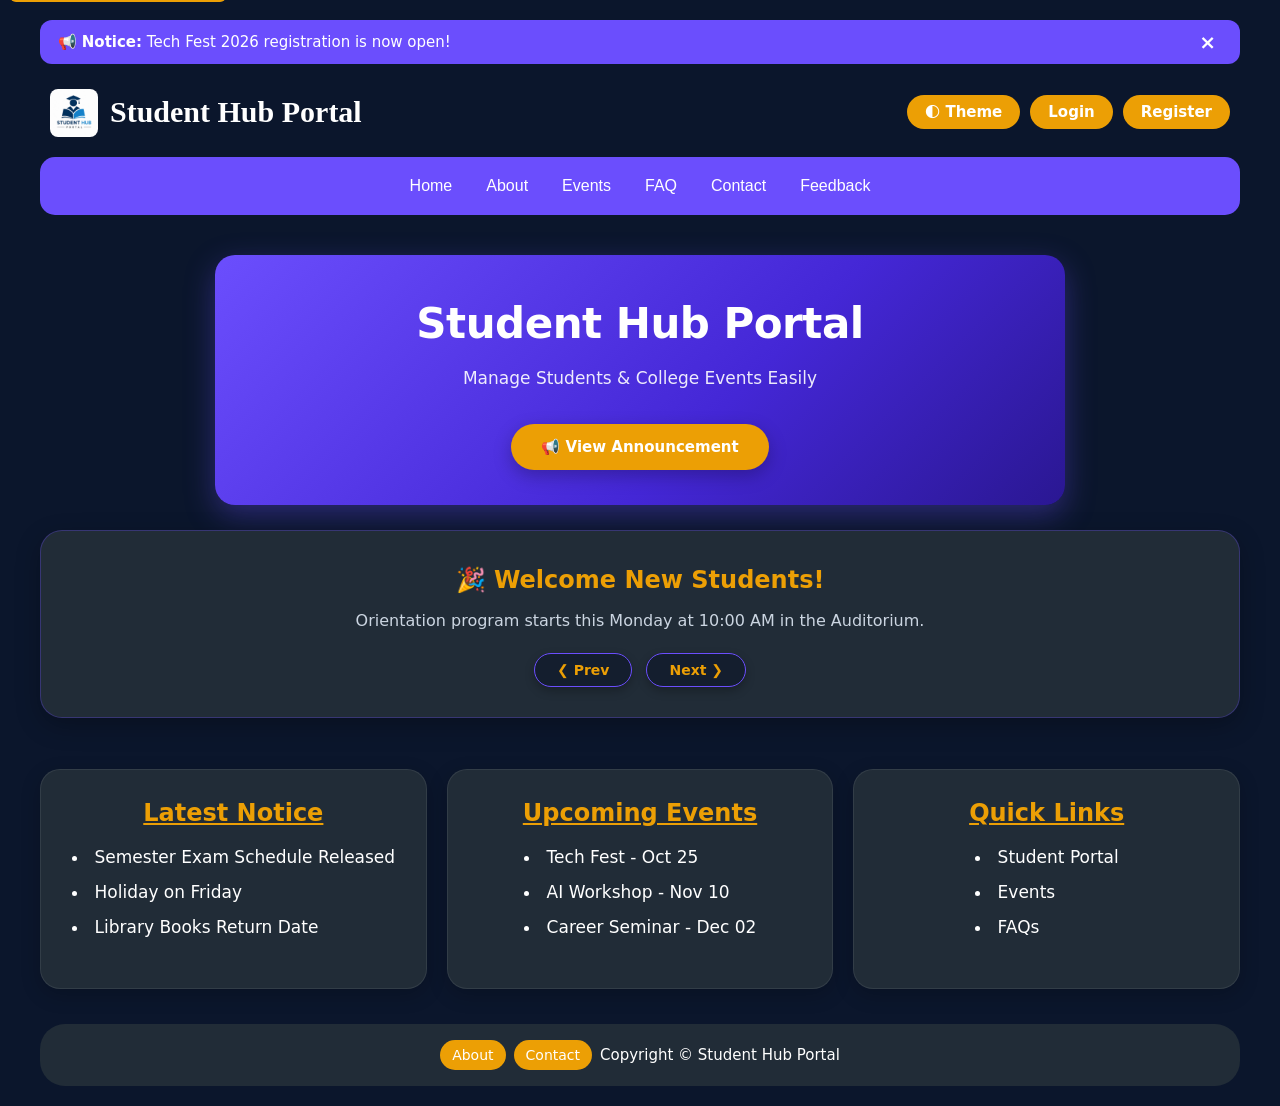
<file: final/index.html>
<!DOCTYPE html>
<html lang="en">

<head>
  <meta charset="UTF-8">
  <meta name="viewport" content="width=device-width, initial-scale=1.0">
  <title>Student Hub Portal - Home</title>
  <link rel="stylesheet" href="style.css">
</head>

<body>
  <!-- Accessibility: Skip to Content (Practical 2) -->
  <a href="#main-content" class="skip-link">Skip to main content</a>

  <!-- 1. Notification Banner -->
  <div id="notification-banner" class="notification-banner">
    <span>📢 <strong>Notice:</strong> Tech Fest 2026 registration is now open!</span>
    <button class="banner-close" onclick="closeBanner()">&times;</button>
  </div>

  <header>
    <div class="header">
      <a href="index.html"><img src="logo.jpg" alt="Student Hub Portal Logo" class="logo"></a>
      <strong>Student Hub Portal</strong>
    </div>
    <div class="headerlinks">
      <!-- 2. Light / Dark Theme Switcher -->
      <button onclick="toggleTheme()" aria-label="Toggle Theme">🌓 Theme</button>
      <button><a href="login.html">Login</a></button>
      <button><a href="register.html">Register</a></button>
    </div>
  </header>

  <!-- 3. Hamburger Menu & Navigation -->
  <div class="navlinks">
    <button class="hamburger" onclick="toggleMenu()" aria-label="Toggle Menu">☰ Menu</button>
    <nav id="nav-menu" align="center">
      <a href="index.html">Home</a>
      <a href="about.html">About</a>
      <a href="events.html">Events</a>
      <a href="faq.html">FAQ</a>
      <a href="contact.html">Contact</a>
      <a href="feedback.html">Feedback</a>
    </nav>
  </div>

  <main id="main-content">
    <div class="main">
      <h1>Student Hub Portal</h1>
      <p>Manage Students &amp; College Events Easily</p>
      <br>
      <!-- 4. Modal Popup Trigger -->
      <button onclick="openModal('welcomeModal')" class="btn-announcement">📢 View Announcement</button>
    </div>

    <!-- 5. Content / Announcement Slider -->
    <div class="slider-container">
      <div class="slide">
        <h3>🎉 Welcome New Students!</h3>
        <p>Orientation program starts this Monday at 10:00 AM in the Auditorium.</p>
      </div>
      <div class="slide">
        <h3>🏆 Annual Sports Meet 2026</h3>
        <p>Register your sports teams before October 20th to participate.</p>
      </div>
      <div class="slide">
        <h3>💡 Hackathon Submissions Open</h3>
        <p>Submit your software project ideas on the dashboard before Friday.</p>
      </div>
      <div class="slider-controls">
        <button class="slider-btn" onclick="changeSlide(-1)">❮ Prev</button>
        <button class="slider-btn" onclick="changeSlide(1)">Next ❯</button>
      </div>
    </div>

    <br>

    <div style="display: flex; gap: 20px;" class="boxes-container">
      <div class="box">
        <h3 style="font-size:24px; text-decoration: underline;">Latest Notice</h3>
        <ul>
          <li class="t1">Semester Exam Schedule Released</li>
          <li class="t1">Holiday on Friday</li>
          <li class="t1">Library Books Return Date</li>
        </ul>
      </div>

      <div class="box">
        <h3 style="font-size:24px; text-decoration: underline;">Upcoming Events</h3>
        <ul>
          <li class="t1">Tech Fest - Oct 25</li>
          <li class="t1">AI Workshop - Nov 10</li>
          <li class="t1">Career Seminar - Dec 02</li>
        </ul>
      </div>

      <div class="box">
        <h3 style="font-size:24px; text-decoration: underline;">Quick Links</h3>
        <ul>
          <li class="t1links"><a href="dashboard.html">Student Portal</a></li>
          <li class="t1links"><a href="events.html">Events</a></li>
          <li class="t1links"><a href="faq.html">FAQs</a></li>
        </ul>
      </div>
    </div>
  </main>

  <!-- 6. Modal Popup Structure -->
  <div id="welcomeModal" class="modal">
    <div class="modal-box">
      <button class="modal-close" onclick="closeModal('welcomeModal')">&times;</button>
      <h2 style="color: #EC9F05; margin-bottom: 10px;">Important Announcement</h2>
      <p style="margin-bottom: 15px;">Welcome to the Student Hub Portal! Check the Events section for upcoming workshops and register for campus activities.</p>
      <button onclick="closeModal('welcomeModal')">Got it!</button>
    </div>
  </div>

  <div class="footer">
    <footer align="center">
      <p>
        <a href="about.html">About</a>
        <a href="contact.html">Contact</a>
        Copyright &copy; Student Hub Portal
      </p>
    </footer>
  </div>

  <!-- JavaScript File -->
  <script src="script.js"></script>
</body>

</html>
</file>
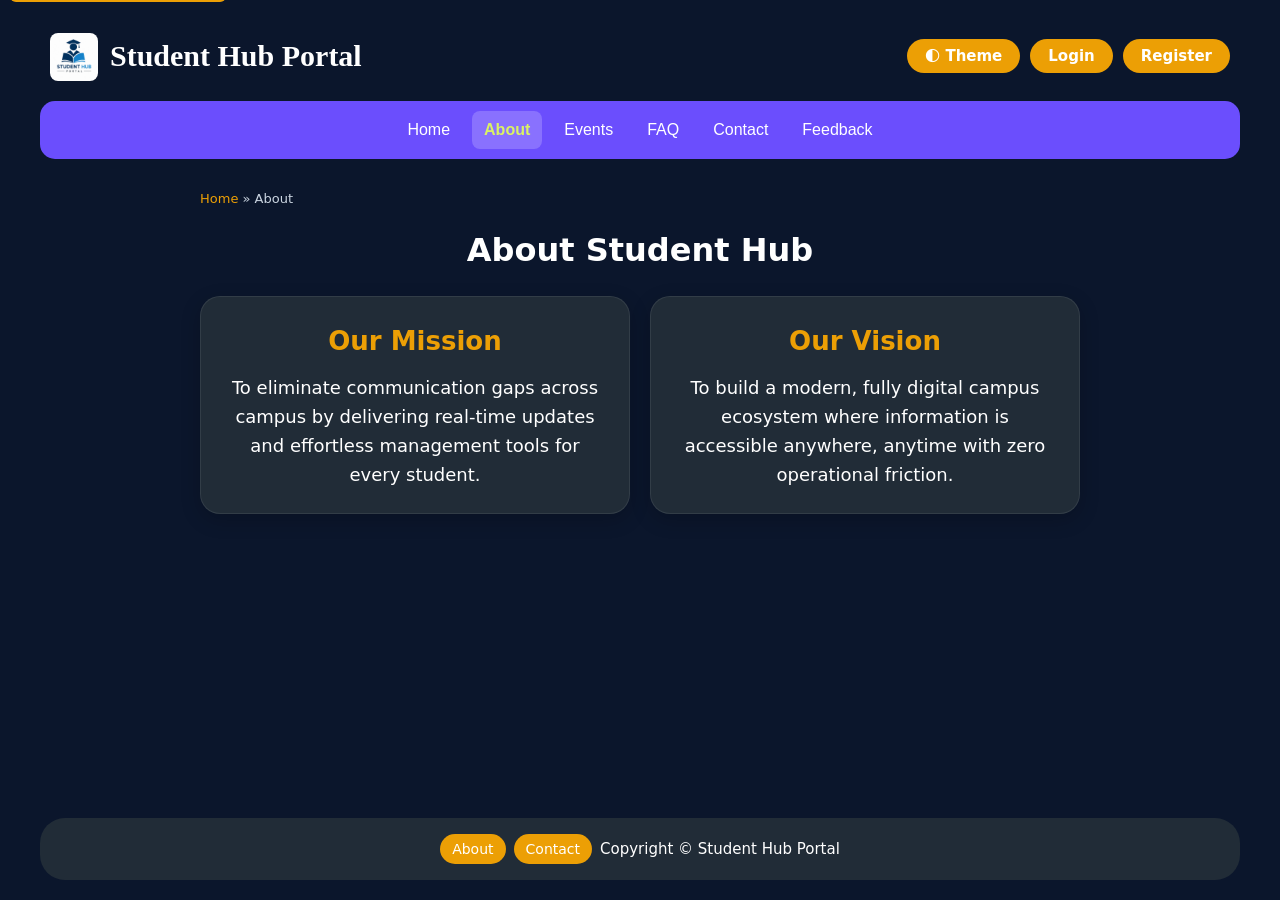
<file: final/about.html>
<!DOCTYPE html>
<html lang="en">

<head>
  <meta charset="UTF-8">
  <meta name="viewport" content="width=device-width, initial-scale=1.0">
  <title>Student Hub Portal - About</title>
  <link rel="stylesheet" href="style.css">
</head>

<body>
  <!-- Accessibility Skip Link (Practical 2) -->
  <a href="#main-content" class="skip-link">Skip to main content</a>

  <header>
    <div class="header">
      <a href="index.html"><img src="logo.jpg" alt="Student Hub Portal Logo" class="logo"></a>
      <strong>Student Hub Portal</strong>
    </div>
    <div class="headerlinks">
      <button onclick="toggleTheme()" aria-label="Toggle Theme">🌓 Theme</button>
      <button><a href="login.html">Login</a></button>
      <button><a href="register.html">Register</a></button>
    </div>
  </header>

  <div class="navlinks">
    <button class="hamburger" onclick="toggleMenu()" aria-label="Toggle Menu">☰ Menu</button>
    <nav id="nav-menu" align="center">
      <a href="index.html">Home</a>
      <a href="about.html" style="background-color: rgba(255, 255, 255, 0.2); color: #DAF264; font-weight: bold;">About</a>
      <a href="events.html">Events</a>
      <a href="faq.html">FAQ</a>
      <a href="contact.html">Contact</a>
      <a href="feedback.html">Feedback</a>
    </nav>
  </div>

  <main id="main-content" style="max-width: 900px; margin: 0 auto; text-align: center; padding: 10px;">
    <!-- Breadcrumb -->
    <nav aria-label="Breadcrumb" style="font-size: 13px; color: #CBD5E1; margin-bottom: 15px; text-align: left;">
      <a href="index.html" style="color: #EC9F05; text-decoration: none;">Home</a> &raquo;
      <span>About</span>
    </nav>

    <h1 style="font-size: 32px; margin-bottom: 20px;">About Student Hub</h1>
    
    <div style="display: flex; gap: 20px;" class="boxes-container">
      <div class="boxes2">
        <p style="font-size: 26px; font-weight: bold;">Our Mission</p>
        <p style="font-size: 18px;">To eliminate communication gaps across campus by delivering real-time updates and effortless management tools for every student.</p>
      </div>
      <div class="boxes2">
        <p style="font-size: 26px; font-weight: bold;">Our Vision</p>
        <p style="font-size: 18px;">To build a modern, fully digital campus ecosystem where information is accessible anywhere, anytime with zero operational friction.</p>
      </div>
    </div>
  </main>

  <div class="footer">
    <footer align="center">
      <p>
        <a href="about.html">About</a>
        <a href="contact.html">Contact</a>
        Copyright &copy; Student Hub Portal
      </p>
    </footer>
  </div>

  <script src="script.js"></script>
</body>

</html>
</file>
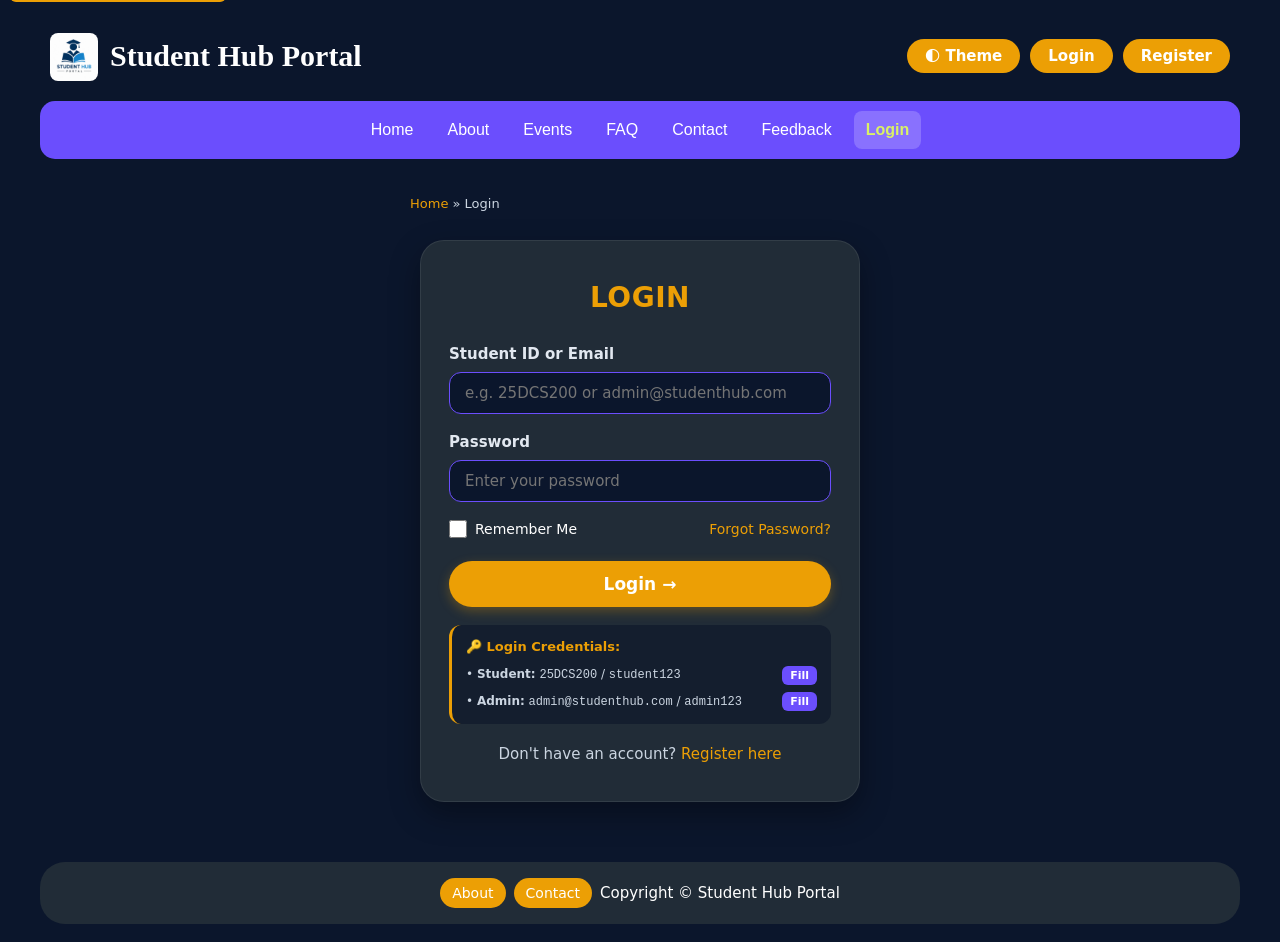
<file: final/admin.html>
<!DOCTYPE html>
<html lang="en">

<head>
  <meta charset="UTF-8">
  <meta name="viewport" content="width=device-width, initial-scale=1.0">
  <title>Student Hub Portal - Admin Panel</title>
  <link rel="stylesheet" href="style.css">
</head>

<body>
  <!-- Accessibility Skip Link (Practical 2) -->
  <a href="#main-content" class="skip-link">Skip to main content</a>

  <header>
    <div class="header">
      <a href="index.html"><img src="logo.jpg" alt="Student Hub Portal Logo" height="45"
          style="vertical-align: middle; margin-right: 8px;"></a>
      <strong style="margin: 10px;">Admin Panel</strong>
    </div>
    <div class="headerlinks">
      <button onclick="toggleTheme()" aria-label="Toggle Theme">🌓 Theme</button>
      <button onclick="handleLogout()">Logout</button>
    </div>
  </header>

  <div class="navlinks">
    <nav align="center">
      <a href="admin.html">Dashboard</a> |
      <a href="events.html">Events</a> |
      <a href="view_records.php">Stored Records</a> |
      <a href="test_db.php">Database Test</a> |
      <a href="index.html">Home</a>
    </nav>
  </div>

  <main id="main-content" style="max-width: 1000px; margin: 20px auto; padding: 10px;">
    <!-- Breadcrumb -->
    <nav aria-label="Breadcrumb" style="font-size: 13px; color: #CBD5E1; margin-bottom: 12px;">
      <a href="index.html" style="color: #EC9F05; text-decoration: none;">Home</a> &raquo;
      <span>Admin Dashboard</span>
    </nav>

    <!-- Stats Grid -->
    <div style="display: flex; gap: 15px; flex-wrap: wrap;">
      <div class="table1" style="flex: 1; text-align: center; min-width: 200px; padding: 20px;">
        <h3 style="font-size: 22px; color: #EC9F05; margin: 0;">Students</h3>
        <h1 style="font-size: 42px; margin: 10px 0 0 0;">250</h1>
      </div>
      <div class="table1" style="flex: 1; text-align: center; min-width: 200px; padding: 20px;">
        <h3 style="font-size: 22px; color: #EC9F05; margin: 0;">Events</h3>
        <h1 style="font-size: 42px; margin: 10px 0 0 0;">12</h1>
      </div>
      <div class="table1" style="flex: 1; text-align: center; min-width: 200px; padding: 20px;">
        <h3 style="font-size: 22px; color: #EC9F05; margin: 0;">Feedback</h3>
        <h1 style="font-size: 42px; margin: 10px 0 0 0;">18</h1>
      </div>
      <div class="table1" style="flex: 1; text-align: center; min-width: 200px; padding: 20px;">
        <h3 style="font-size: 22px; color: #EC9F05; margin: 0;">Notices</h3>
        <h1 style="font-size: 42px; margin: 10px 0 0 0;">7</h1>
      </div>
    </div>

    <br>

    <!-- Recent Activities Card -->
    <div class="table1" style="padding: 25px;">
      <h3 style="font-size: 26px; color: #EC9F05; margin-top: 0;">Recent Activities</h3>
      <ul style="font-size: 18px; line-height: 1.8;">
        <li>Student Registered</li>
        <li>Event Added</li>
        <li>Feedback Submitted</li>
      </ul>
    </div>
  </main>
  <br>
  <div class="footer">
    <footer align="center">
      <p>
        <a href="about.html">About</a> |
        <a href="contact.html">Contact</a> |
        Copyright &copy; Student Hub Portal
      </p>
    </footer>
  </div>

  <script src="script.js"></script>
  <script>
    // Protect Admin Panel from unauthorized access
    checkAdminAuth();
  </script>
</body>

</html>
</file>
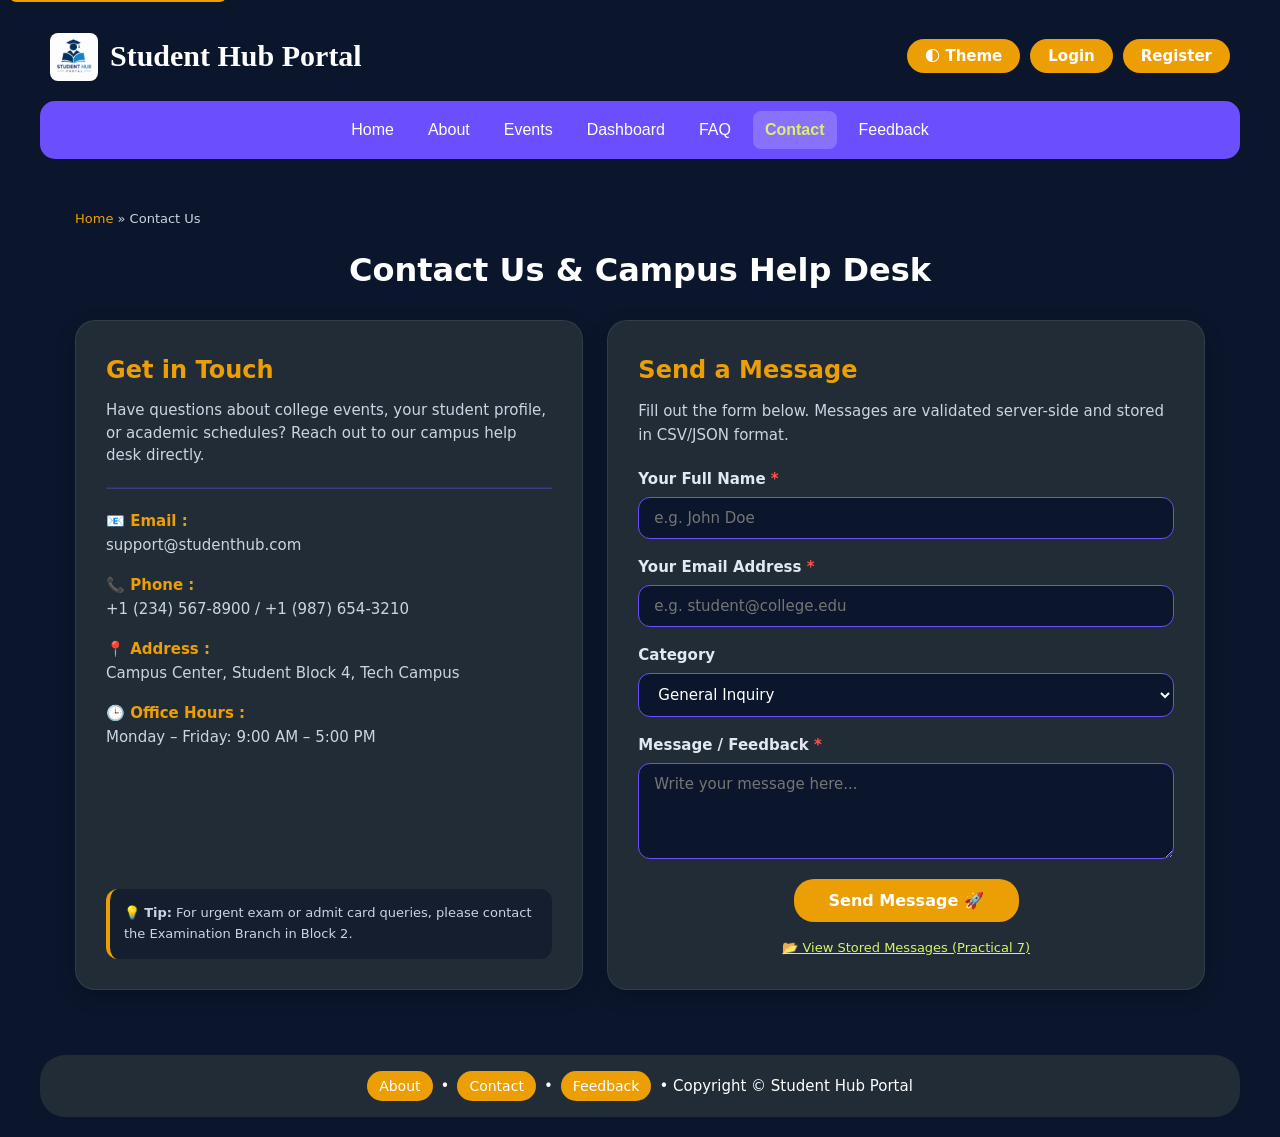
<file: final/contact.html>
<!DOCTYPE html>
<html lang="en">

<head>
  <meta charset="UTF-8">
  <meta name="viewport" content="width=device-width, initial-scale=1.0">
  <meta name="description" content="Contact student help desk and submit inquiries on Student Hub Portal">
  <title>Student Hub Portal - Contact &amp; Feedback</title>
  <link rel="stylesheet" href="style.css">
</head>

<body>
  <!-- Practical 2 Accessibility Extension -->
  <a href="#main-content" class="skip-link">Skip to main content</a>

  <header>
    <div class="header">
      <a href="index.html"><img src="logo.jpg" alt="Student Hub Portal Logo" class="logo"></a>
      <strong>Student Hub Portal</strong>
    </div>
    <div class="headerlinks">
      <button onclick="toggleTheme()" aria-label="Toggle Theme">🌓 Theme</button>
      <button><a href="login.html">Login</a></button>
      <button><a href="register.html">Register</a></button>
    </div>
  </header>

  <div class="navlinks">
    <button class="hamburger" onclick="toggleMenu()" aria-label="Toggle Navigation">☰ Menu</button>
    <nav id="nav-menu" align="center">
      <a href="index.html">Home</a>
      <a href="about.html">About</a>
      <a href="events.html">Events</a>
      <a href="dashboard.html">Dashboard</a>
      <a href="faq.html">FAQ</a>
      <a href="contact.html" style="background-color: rgba(255, 255, 255, 0.2); color: #DAF264; font-weight: bold;">Contact</a>
      <a href="feedback.html">Feedback</a>
    </nav>
  </div>

  <main id="main-content" style="max-width: 1150px; width: 100%; margin: 20px auto; padding: 10px;">
    <!-- Breadcrumb -->
    <nav aria-label="Breadcrumb" style="font-size: 13px; color: #CBD5E1; margin-bottom: 15px;">
      <a href="index.html" style="color: #EC9F05; text-decoration: none;">Home</a> &raquo;
      <span>Contact Us</span>
    </nav>

    <h1 style="font-size: 32px; text-align: center; margin-bottom: 24px;">Contact Us &amp; Campus Help Desk</h1>

    <div class="dash-cards-flex" style="align-items: stretch; gap: 24px;">
      
      <!-- Contact Info Card -->
      <div class="table1" style="flex: 1; padding: 30px; display: flex; flex-direction: column; justify-content: space-between;">
        <div>
          <h2 style="font-size: 24px; color: #EC9F05; margin-bottom: 10px;">Get in Touch</h2>
          <p style="color: #CBD5E1; font-size: 15px; margin-bottom: 20px; line-height: 1.5;">
            Have questions about college events, your student profile, or academic schedules? Reach out to our campus help desk directly.
          </p>
          <hr style="border-color: rgba(107, 78, 253, 0.4); margin: 15px 0 20px 0;">

          <div style="display: flex; flex-direction: column; gap: 16px; font-size: 15px;">
            <p>
              <strong style="color: #EC9F05;">📧 Email :</strong><br>
              <span style="color: #CBD5E1;">support@studenthub.com</span>
            </p>
            <p>
              <strong style="color: #EC9F05;">📞 Phone :</strong><br>
              <span style="color: #CBD5E1;">+1 (234) 567-8900 / +1 (987) 654-3210</span>
            </p>
            <p>
              <strong style="color: #EC9F05;">📍 Address :</strong><br>
              <span style="color: #CBD5E1;">Campus Center, Student Block 4, Tech Campus</span>
            </p>
            <p>
              <strong style="color: #EC9F05;">🕒 Office Hours :</strong><br>
              <span style="color: #CBD5E1;">Monday &ndash; Friday: 9:00 AM &ndash; 5:00 PM</span>
            </p>
          </div>
        </div>

        <div style="margin-top: 25px; padding: 14px; background-color: #141E2E; border-radius: 12px; border-left: 4px solid #EC9F05; font-size: 13px; color: #CBD5E1;">
          💡 <strong>Tip:</strong> For urgent exam or admit card queries, please contact the Examination Branch in Block 2.
        </div>
      </div>

      <!-- Feedback Form Card (Practical 7 PHP Form Processing) -->
      <div class="table1" id="feedback" style="flex: 1.2; padding: 30px;">
        <h2 style="font-size: 24px; color: #EC9F05; margin-bottom: 10px;">Send a Message</h2>
        <p style="color: #CBD5E1; font-size: 15px; margin-bottom: 20px;">
          Fill out the form below. Messages are validated server-side and stored in CSV/JSON format.
        </p>

        <form action="process_contact.php" method="POST">
          <!-- CSRF Token -->
          <input type="hidden" name="csrf_token" value="sh_csrf_token_contact_2026">

          <div class="form-group">
            <label for="fb-name">Your Full Name <span style="color: #FF5252;">*</span></label>
            <input type="text" id="fb-name" name="name" placeholder="e.g. John Doe" required>
          </div>

          <div class="form-group">
            <label for="fb-email">Your Email Address <span style="color: #FF5252;">*</span></label>
            <input type="email" id="fb-email" name="email" placeholder="e.g. student@college.edu" required>
          </div>

          <div class="form-group">
            <label for="fb-category">Category</label>
            <select id="fb-category" name="category">
              <option value="General Inquiry">General Inquiry</option>
              <option value="College Events">College Events &amp; Workshops</option>
              <option value="Academic Support">Academic &amp; Exam Schedule</option>
              <option value="Portal Feedback">Portal Technical Feedback</option>
            </select>
          </div>

          <div class="form-group">
            <label for="fb-message">Message / Feedback <span style="color: #FF5252;">*</span></label>
            <textarea id="fb-message" name="message" rows="4" placeholder="Write your message here..." required></textarea>
          </div>

          <div style="margin-top: 20px; text-align: center;">
            <button type="submit" style="padding: 12px 35px; font-size: 16px; font-weight: bold;">Send Message 🚀</button>
          </div>

          <div style="margin-top: 16px; text-align: center; font-size: 13px; color: #CBD5E1;">
            <a href="view_records.php" style="color: #DAF264; text-decoration: underline;">📂 View Stored Messages (Practical 7)</a>
          </div>
        </form>
      </div>

    </div>
  </main>

  <div class="footer">
    <footer align="center">
      <p>
        <a href="about.html">About</a> &bull;
        <a href="contact.html">Contact</a> &bull;
        <a href="feedback.html">Feedback</a> &bull;
        Copyright &copy; Student Hub Portal
      </p>
    </footer>
  </div>

  <script src="script.js"></script>
</body>

</html>
</file>
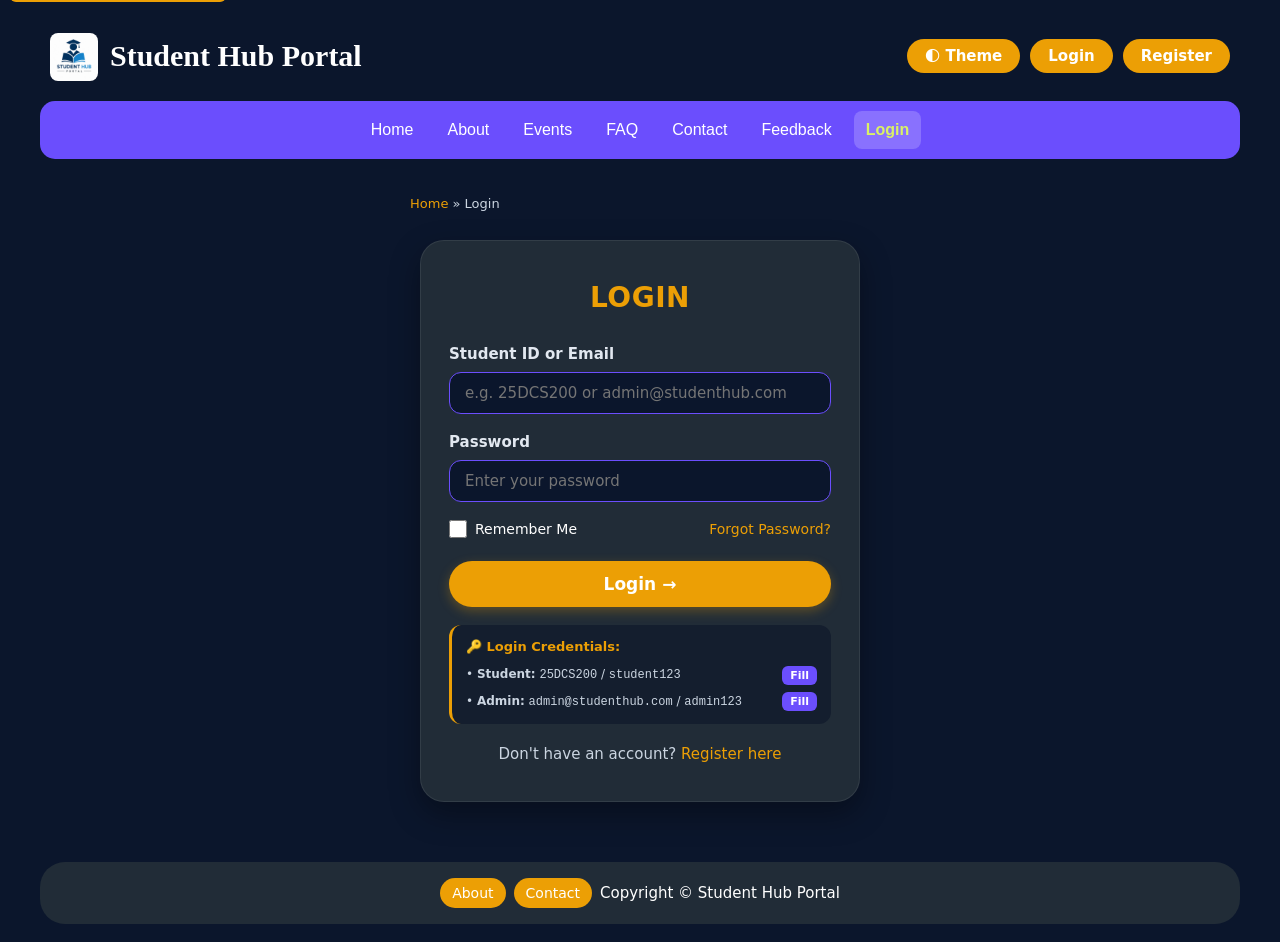
<file: final/dashboard.html>
<!DOCTYPE html>
<html lang="en">

<head>
  <meta charset="UTF-8">
  <meta name="viewport" content="width=device-width, initial-scale=1.0">
  <title>Student Hub Portal - Dashboard</title>
  <link rel="stylesheet" href="style.css">
</head>

<body>
  <!-- Accessibility Skip Link (Practical 2) -->
  <a href="#main-content" class="skip-link">Skip to main content</a>

  <!-- Top Notification Banner -->
  <div id="notification-banner" class="notification-banner">
    <span>📢 <strong>Notice:</strong> Semester Examination Schedule has been published!</span>
    <button class="banner-close" onclick="closeBanner()">&times;</button>
  </div>

  <header>
    <div class="header">
      <a href="index.html"><img src="logo.jpg" alt="Student Hub Portal Logo" class="logo"></a>
      <strong>Student Hub Portal</strong>
    </div>

    <div class="headerlinks">
      <button onclick="toggleTheme()" aria-label="Toggle Theme">🌓 Theme</button>
      <button onclick="handleLogout()">Logout</button>
    </div>
  </header>

  <div class="navlinks">
    <button class="hamburger" onclick="toggleMenu()" aria-label="Toggle Menu">☰ Menu</button>
    <nav id="nav-menu" align="center">
      <a href="index.html">Home</a>
      <a href="about.html">About</a>
      <a href="events.html">Events</a>
      <a href="dashboard.html" style="background-color: rgba(255, 255, 255, 0.2); color: #DAF264; font-weight: bold;">Dashboard</a>
      <a href="faq.html">FAQ</a>
      <a href="contact.html">Contact</a>
      <a href="feedback.html">Feedback</a>
    </nav>
  </div>

  <main id="main-content" class="dash-wrapper">
    <div class="dash-main-flex">
      
      <!-- Sidebar Navigation Column -->
      <div class="table1 dash-sidebar-col">
        <!-- Student Info Header -->
        <div style="text-align: center; padding-bottom: 15px; border-bottom: 1px solid rgba(107, 78, 253, 0.4);">
          <div style="width: 60px; height: 60px; border-radius: 50%; background-color: #6B4EFD; color: white; display: flex; align-items: center; justify-content: center; margin: 0 auto 10px auto; font-size: 20px; font-weight: bold; border: 2px solid #EC9F05;">
            JD
          </div>
          <h3 style="font-size: 19px; margin-bottom: 3px;">John Doe</h3>
          <p style="font-size: 13px; color: #CBD5E1;">B.Tech CSE - 3rd Sem</p>
          <p style="font-size: 13px; color: #EC9F05; font-weight: bold; margin-top: 2px;">ID: 25DCS200</p>
        </div>

        <h4 style="color: #EC9F05; margin: 16px 0 8px 0; text-align: center; text-transform: uppercase; font-size: 12px; letter-spacing: 1px;">Navigation</h4>
        <div class="dash-sidebar-menu">
          <a href="index.html" class="dash-nav-btn">Home</a>
          <a href="profile.html" class="dash-nav-btn">My Profile</a>
          <a href="events.html" class="dash-nav-btn">Events</a>
          <a href="dashboard.html" class="dash-nav-btn active">Dashboard</a>
          <a href="view_records.php" class="dash-nav-btn" style="color: #DAF264;">📁 CSV/JSON Records</a>
          <a href="test_db.php" class="dash-nav-btn" style="color: #10B981;">🔌 DB Test (Pr 8)</a>
          <a href="contact.html" class="dash-nav-btn">Contact Admin</a>
          <button onclick="handleLogout()" class="dash-nav-btn logout-btn" style="cursor: pointer; width: 100%;">Logout</button>
        </div>

        <div style="margin-top: 20px; padding-top: 15px; border-top: 1px solid rgba(107, 78, 253, 0.4); text-align: center; font-size: 13px; color: #CBD5E1;">
          <p>Academic Year 2026-27</p>
          <p style="color: #10B981; font-weight: bold; margin-top: 3px;">● Active Student</p>
        </div>
      </div>

      <!-- Main Dashboard Content Column -->
      <div class="dash-content-col">

        <!-- Administrator Mode Indicator (Shown only when logged in as admin) -->
        <div id="admin-access-indicator" style="display: none; background-color: #6B4EFD; color: white; padding: 10px 18px; border-radius: 12px; font-size: 14px; text-align: center; border: 1.5px solid #EC9F05;">
          🛡️ <strong>Administrator Mode:</strong> Viewing student dashboard &bull; <a href="admin.html" style="color: #DAF264; font-weight: bold; text-decoration: underline;">Switch to Admin Panel &rarr;</a>
        </div>
        
        <!-- Welcome Title Card -->
        <div class="table1" style="padding: 20px 24px;">
          <h2 style="font-size: 26px; margin-bottom: 4px;">Welcome back, John Doe</h2>
          <p style="color: #CBD5E1; font-size: 15px;">B.Tech Computer Science &amp; Engineering &ndash; Semester 3 | Student Hub Portal</p>
        </div>

        <!-- 3 Clean Stat Cards (No Notices, No Attendance, No Credits) -->
        <div class="dash-stats-flex">
          <div class="table1" style="flex: 1; text-align: center; padding: 18px 10px;">
            <p class="stat-label">Total Events</p>
            <h1 class="stat-num">20</h1>
            <p style="font-size: 12px; color: #CBD5E1;">Campus Activities</p>
          </div>
          <div class="table1" style="flex: 1; text-align: center; padding: 18px 10px;">
            <p class="stat-label">Registered Events</p>
            <h1 class="stat-num">5</h1>
            <p style="font-size: 12px; color: #CBD5E1;">Confirmed Slots</p>
          </div>
          <div class="table1" style="flex: 1; text-align: center; padding: 18px 10px;">
            <p class="stat-label">Enrolled Subjects</p>
            <h1 class="stat-num">5</h1>
            <p style="font-size: 12px; color: #10B981; font-weight: bold;">Sem 3 Regular</p>
          </div>
        </div>

        <!-- Full-Width Registered Events Table Card (No Notices Card) -->
        <div class="table1" style="width: 100%; padding: 24px;">
          <div style="display: flex; justify-content: space-between; align-items: center; margin-bottom: 14px; flex-wrap: wrap; gap: 8px;">
            <h3 style="color: #EC9F05;">My Registered Events</h3>
            <a href="events.html" style="font-size: 14px;">Browse All Events &rarr;</a>
          </div>

          <table class="dash-table">
            <thead>
              <tr>
                <th>Event Name</th>
                <th>Category</th>
                <th>Date</th>
                <th>Venue</th>
                <th>Status</th>
              </tr>
            </thead>
            <tbody>
              <tr>
                <td><strong>WDF Full-Stack Workshop</strong></td>
                <td><span class="dash-tag enrolled">TECH</span></td>
                <td>Nov 15, 2026</td>
                <td>Lab 3</td>
                <td><span class="dash-tag confirmed">Confirmed</span></td>
              </tr>
              <tr>
                <td><strong>DSA Coding Challenge</strong></td>
                <td><span class="dash-tag notice-tag">ACADEMIC</span></td>
                <td>Oct 28, 2026</td>
                <td>Lab 1</td>
                <td><span class="dash-tag confirmed">Confirmed</span></td>
              </tr>
              <tr>
                <td><strong>Java OOP Software Seminar</strong></td>
                <td><span class="dash-tag enrolled">TECH</span></td>
                <td>Dec 05, 2026</td>
                <td>Audi B</td>
                <td><span class="dash-tag enrolled">Enrolled</span></td>
              </tr>
              <tr>
                <td><strong>SPOURAL – Sports Championship</strong></td>
                <td><span class="dash-tag notice-tag">SPORTS</span></td>
                <td>Oct 25, 2026</td>
                <td>Main Ground</td>
                <td><span class="dash-tag confirmed">Confirmed</span></td>
              </tr>
            </tbody>
          </table>
        </div>

        <!-- Academic Overview Card - Sem 3 CS Subjects -->
        <div class="table1" style="padding: 22px;">
          <div style="display: flex; justify-content: space-between; align-items: center; margin-bottom: 14px; flex-wrap: wrap; gap: 8px;">
            <h3 style="color: #EC9F05;">Semester 3 Enrolled Subjects (Computer Science)</h3>
            <span style="font-size: 13px; color: #10B981; font-weight: bold;">5 Subjects Enrolled</span>
          </div>
          
          <div style="display: flex; gap: 14px; flex-wrap: wrap;">
            <!-- 1. WDF -->
            <div style="flex: 1; min-width: 170px; background-color: #141E2E; padding: 14px; border-radius: 12px; border: 1.5px solid #6B4EFD;">
              <p style="color: #EC9F05; font-weight: bold; font-size: 13px;">ITUE203</p>
              <h4 style="font-size: 16px; margin: 4px 0 2px 0;">WDF</h4>
              <p style="font-size: 13px; color: #FFFFFF;">Web Development Frameworks</p>
              <p style="font-size: 12px; color: #CBD5E1; margin-top: 6px;">Faculty: Prof. Sharma</p>
              <p style="font-size: 12px; color: #10B981; margin-top: 4px;">Theory + Lab</p>
            </div>

            <!-- 2. FCN -->
            <div style="flex: 1; min-width: 170px; background-color: #141E2E; padding: 14px; border-radius: 12px; border: 1.5px solid #6B4EFD;">
              <p style="color: #EC9F05; font-weight: bold; font-size: 13px;">ITUE204</p>
              <h4 style="font-size: 16px; margin: 4px 0 2px 0;">FCN</h4>
              <p style="font-size: 13px; color: #FFFFFF;">Fundamentals of Computer Networks</p>
              <p style="font-size: 12px; color: #CBD5E1; margin-top: 6px;">Faculty: Prof. Mehta</p>
              <p style="font-size: 12px; color: #10B981; margin-top: 4px;">Theory + Lab</p>
            </div>

            <!-- 3. DSA -->
            <div style="flex: 1; min-width: 170px; background-color: #141E2E; padding: 14px; border-radius: 12px; border: 1.5px solid #6B4EFD;">
              <p style="color: #EC9F05; font-weight: bold; font-size: 13px;">ITUE201</p>
              <h4 style="font-size: 16px; margin: 4px 0 2px 0;">DSA</h4>
              <p style="font-size: 13px; color: #FFFFFF;">Data Structures &amp; Algorithms</p>
              <p style="font-size: 12px; color: #CBD5E1; margin-top: 6px;">Faculty: Dr. Verma</p>
              <p style="font-size: 12px; color: #10B981; margin-top: 4px;">Theory + Lab</p>
            </div>

            <!-- 4. DISCRETE MATHS -->
            <div style="flex: 1; min-width: 170px; background-color: #141E2E; padding: 14px; border-radius: 12px; border: 1.5px solid #6B4EFD;">
              <p style="color: #EC9F05; font-weight: bold; font-size: 13px;">MATH201</p>
              <h4 style="font-size: 16px; margin: 4px 0 2px 0;">DISCRETE MATHS</h4>
              <p style="font-size: 13px; color: #FFFFFF;">Discrete Mathematics</p>
              <p style="font-size: 12px; color: #CBD5E1; margin-top: 6px;">Faculty: Dr. Joshi</p>
              <p style="font-size: 12px; color: #10B981; margin-top: 4px;">Theory</p>
            </div>

            <!-- 5. JAVAOOP -->
            <div style="flex: 1; min-width: 170px; background-color: #141E2E; padding: 14px; border-radius: 12px; border: 1.5px solid #6B4EFD;">
              <p style="color: #EC9F05; font-weight: bold; font-size: 13px;">ITUE202</p>
              <h4 style="font-size: 16px; margin: 4px 0 2px 0;">JAVAOOP</h4>
              <p style="font-size: 13px; color: #FFFFFF;">Java &amp; OOP Concepts</p>
              <p style="font-size: 12px; color: #CBD5E1; margin-top: 6px;">Faculty: Dr. Patel</p>
              <p style="font-size: 12px; color: #10B981; margin-top: 4px;">Theory + Lab</p>
            </div>
          </div>
        </div>

      </div>

    </div>
  </main>

  <div class="footer">
    <footer align="center">
      <p>
        <a href="about.html">About</a>
        <a href="contact.html">Contact</a>
        Copyright &copy; Student Hub Portal
      </p>
    </footer>
  </div>

  <script src="script.js"></script>
  <script>
    // Practical Access Guard: Redirect to login if not authenticated
    checkDashboardAuth();
  </script>
</body>

</html>
</file>
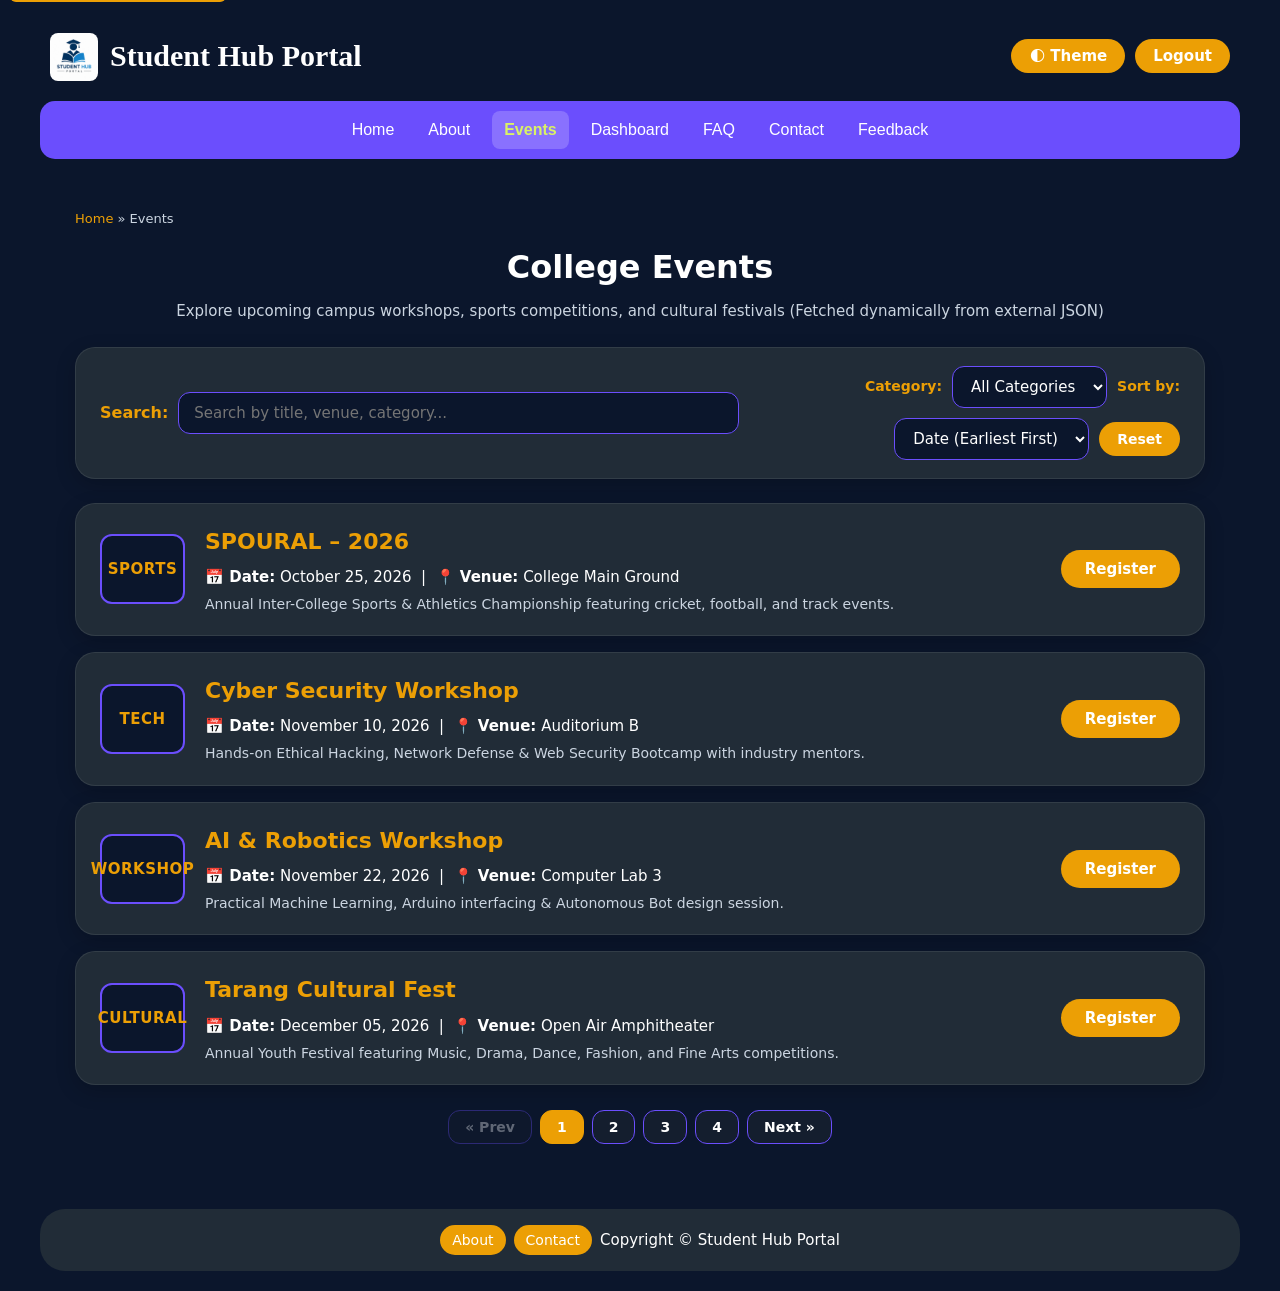
<file: final/events.html>
<!DOCTYPE html>
<html lang="en">

<head>
  <meta charset="UTF-8">
  <meta name="viewport" content="width=device-width, initial-scale=1.0">
  <title>Student Hub Portal - Events (Practical 6)</title>
  <link rel="stylesheet" href="style.css">
</head>

<body>
  <!-- Accessibility Skip Link (Practical 2) -->
  <a href="#main-content" class="skip-link">Skip to main content</a>

  <header>
    <div class="header">
      <a href="index.html"><img src="logo.jpg" alt="Student Hub Portal Logo" class="logo"></a>
      <strong>Student Hub Portal</strong>
    </div>
    <div class="headerlinks">
      <button onclick="toggleTheme()" aria-label="Toggle Theme">🌓 Theme</button>
      <button><a href="login.html">Logout</a></button>
    </div>
  </header>

  <div class="navlinks">
    <button class="hamburger" onclick="toggleMenu()" aria-label="Toggle Menu">☰ Menu</button>
    <nav id="nav-menu" align="center">
      <a href="index.html">Home</a>
      <a href="about.html">About</a>
      <a href="events.html" style="background-color: rgba(255, 255, 255, 0.2); color: #DAF264; font-weight: bold;">Events</a>
      <a href="dashboard.html">Dashboard</a>
      <a href="faq.html">FAQ</a>
      <a href="contact.html">Contact</a>
      <a href="feedback.html">Feedback</a>
    </nav>
  </div>

  <main id="main-content" style="max-width: 1150px; width: 100%; margin: 20px auto; padding: 10px;">
    <!-- Breadcrumb -->
    <nav aria-label="Breadcrumb" style="font-size: 13px; color: #CBD5E1; margin-bottom: 12px;">
      <a href="index.html" style="color: #EC9F05; text-decoration: none;">Home</a> &raquo;
      <span>Events</span>
    </nav>

    <h1 style="font-size: 32px; text-align: center; margin-bottom: 6px;">College Events</h1>
    <p style="text-align: center; color: #CBD5E1; margin-bottom: 24px; font-size: 15px;">
      Explore upcoming campus workshops, sports competitions, and cultural festivals (Fetched dynamically from external JSON)
    </p>

    <!-- Practical 6: Search, Category Filter, and Sorting Controls Toolbar -->
    <div class="table1" id="events-toolbar-card" style="padding: 18px 24px; margin-bottom: 24px;">
      <div class="events-toolbar">
        
        <!-- Live Search Input -->
        <div class="search-box-wrap">
          <label for="search" style="font-weight: bold; color: #EC9F05; white-space: nowrap;">Search:</label>
          <input type="text" id="search" oninput="applyEventFilters()" placeholder="Search by title, venue, category...">
        </div>

        <!-- Filter, Sort and Reset Controls -->
        <div class="controls-group">
          <!-- Category Filter -->
          <label for="categoryFilter" style="font-weight: bold; color: #EC9F05; font-size: 14px; white-space: nowrap;">Category:</label>
          <select id="categoryFilter" onchange="applyEventFilters()">
            <option value="ALL">All Categories</option>
            <option value="SPORTS">Sports</option>
            <option value="TECH">Technology</option>
            <option value="WORKSHOP">Workshops</option>
            <option value="CULTURAL">Cultural</option>
            <option value="ACADEMIC">Academic</option>
          </select>

          <!-- Sorting Dropdown -->
          <label for="sortOrder" style="font-weight: bold; color: #EC9F05; font-size: 14px; white-space: nowrap;">Sort by:</label>
          <select id="sortOrder" onchange="applyEventFilters()">
            <option value="date-asc">Date (Earliest First)</option>
            <option value="date-desc">Date (Latest First)</option>
            <option value="name-asc">Name (A &rarr; Z)</option>
            <option value="name-desc">Name (Z &rarr; A)</option>
          </select>

          <!-- Reset Filter Button -->
          <button onclick="resetEventFilters()" style="padding: 9px 18px; font-size: 14px;">Reset</button>
        </div>

      </div>
    </div>

    <!-- Dynamic Events List Container (Populated via Fetch API) -->
    <div id="events-list">
      <!-- Dynamically generated event cards appear here -->
    </div>

    <!-- Practical 6 Pagination Controls -->
    <div id="pagination-controls" class="pagination-container">
      <!-- Dynamically generated page buttons appear here -->
    </div>

  </main>

  <!-- Universal Event Registration Modal -->
  <div id="dynamicEventModal" class="modal">
    <div class="modal-box">
      <button class="modal-close" onclick="closeModal('dynamicEventModal')">&times;</button>
      <h2 id="modalEventTitle" style="color: #EC9F05; margin-bottom: 12px; font-size: 22px;">Register for Event</h2>
      <p id="modalEventDetails" style="margin-bottom: 20px; color: #CBD5E1; font-size: 15px;"></p>
      <button onclick="confirmEventRegistration()" style="padding: 10px 28px; font-size: 15px;">Confirm Registration</button>
    </div>
  </div>

  <div class="footer">
    <footer align="center">
      <p>
        <a href="about.html">About</a>
        <a href="contact.html">Contact</a>
        Copyright &copy; Student Hub Portal
      </p>
    </footer>
  </div>

  <script src="script.js"></script>
</body>

</html>
</file>
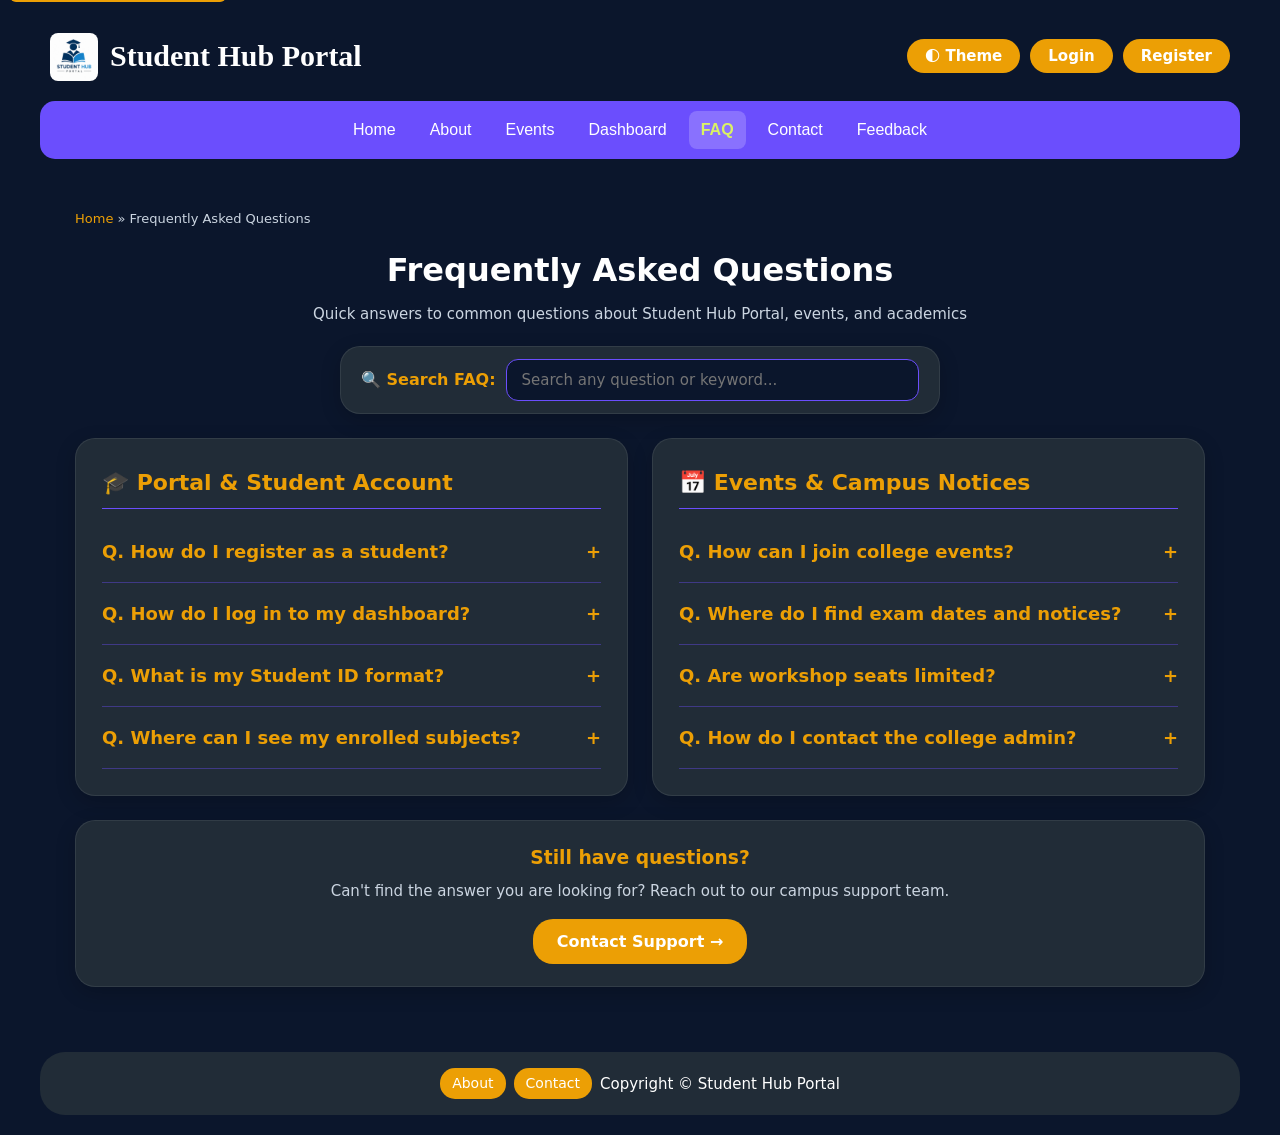
<file: final/faq.html>
<!DOCTYPE html>
<html lang="en">

<head>
  <meta charset="UTF-8">
  <meta name="viewport" content="width=device-width, initial-scale=1.0">
  <title>Student Hub Portal - FAQ</title>
  <link rel="stylesheet" href="style.css">
</head>

<body>
  <!-- Accessibility Skip Link (Practical 2) -->
  <a href="#main-content" class="skip-link">Skip to main content</a>

  <header>
    <div class="header">
      <a href="index.html"><img src="logo.jpg" alt="Student Hub Portal Logo" class="logo"></a>
      <strong>Student Hub Portal</strong>
    </div>
    <div class="headerlinks">
      <button onclick="toggleTheme()" aria-label="Toggle Theme">🌓 Theme</button>
      <button><a href="login.html">Login</a></button>
      <button><a href="register.html">Register</a></button>
    </div>
  </header>

  <div class="navlinks">
    <button class="hamburger" onclick="toggleMenu()" aria-label="Toggle Menu">☰ Menu</button>
    <nav id="nav-menu" align="center">
      <a href="index.html">Home</a>
      <a href="about.html">About</a>
      <a href="events.html">Events</a>
      <a href="dashboard.html">Dashboard</a>
      <a href="faq.html" style="background-color: rgba(255, 255, 255, 0.2); color: #DAF264; font-weight: bold;">FAQ</a>
      <a href="contact.html">Contact</a>
      <a href="feedback.html">Feedback</a>
    </nav>
  </div>

  <main id="main-content" style="max-width: 1150px; width: 100%; margin: 20px auto; padding: 10px;">
    <!-- Breadcrumb -->
    <nav aria-label="Breadcrumb" style="font-size: 13px; color: #CBD5E1; margin-bottom: 15px;">
      <a href="index.html" style="color: #EC9F05; text-decoration: none;">Home</a> &raquo;
      <span>Frequently Asked Questions</span>
    </nav>

    <h1 style="font-size: 32px; text-align: center; margin-bottom: 6px;">Frequently Asked Questions</h1>
    <p style="text-align: center; color: #CBD5E1; margin-bottom: 20px; font-size: 15px;">
      Quick answers to common questions about Student Hub Portal, events, and academics
    </p>

    <!-- Practical 4 & 6: Live FAQ Search Bar -->
    <div class="table1" style="max-width: 600px; margin: 0 auto 24px auto; padding: 12px 20px;">
      <div style="display: flex; align-items: center; gap: 10px;">
        <label for="faqSearchInput" style="font-weight: bold; color: #EC9F05; white-space: nowrap;">🔍 Search FAQ:</label>
        <input type="text" id="faqSearchInput" oninput="filterFaqs(this.value)" placeholder="Search any question or keyword..." style="margin-bottom: 0;">
      </div>
    </div>

    <!-- 2-Column FAQ Layout -->
    <div class="dash-cards-flex" style="align-items: stretch; gap: 24px;">
      
      <!-- Category 1: Portal & Student Account -->
      <div class="table1" style="flex: 1; padding: 26px;">
        <h2 style="font-size: 22px; color: #EC9F05; margin-bottom: 12px; border-bottom: 1.5px solid #6B4EFD; padding-bottom: 8px;">
          🎓 Portal &amp; Student Account
        </h2>

        <div class="faq-item">
          <button class="faq-btn" onclick="toggleFaq(this)">
            <span>Q. How do I register as a student?</span>
            <span class="faq-icon">+</span>
          </button>
          <div class="faq-answer">
            <p>Click on the 'Register' button in the top menu, fill in your details (Name, Email, Course, Semester), accept the terms, and submit your registration.</p>
          </div>
        </div>

        <div class="faq-item">
          <button class="faq-btn" onclick="toggleFaq(this)">
            <span>Q. How do I log in to my dashboard?</span>
            <span class="faq-icon">+</span>
          </button>
          <div class="faq-answer">
            <p>Go to the Login page, enter your registered email address and password, then click the 'Login' button to open your student dashboard.</p>
          </div>
        </div>

        <div class="faq-item">
          <button class="faq-btn" onclick="toggleFaq(this)">
            <span>Q. What is my Student ID format?</span>
            <span class="faq-icon">+</span>
          </button>
          <div class="faq-answer">
            <p>For 3rd Semester Computer Science students, IDs follow the format <strong>25DCS200</strong>, visible in your profile and dashboard.</p>
          </div>
        </div>

        <div class="faq-item">
          <button class="faq-btn" onclick="toggleFaq(this)">
            <span>Q. Where can I see my enrolled subjects?</span>
            <span class="faq-icon">+</span>
          </button>
          <div class="faq-answer">
            <p>Your Dashboard features a dedicated Sem 3 section listing your 5 registered subjects: WDF, FCN, DSA, Discrete Maths, and Java OOP.</p>
          </div>
        </div>
      </div>

      <!-- Category 2: Events & Campus Life -->
      <div class="table1" style="flex: 1; padding: 26px;">
        <h2 style="font-size: 22px; color: #EC9F05; margin-bottom: 12px; border-bottom: 1.5px solid #6B4EFD; padding-bottom: 8px;">
          📅 Events &amp; Campus Notices
        </h2>

        <div class="faq-item">
          <button class="faq-btn" onclick="toggleFaq(this)">
            <span>Q. How can I join college events?</span>
            <span class="faq-icon">+</span>
          </button>
          <div class="faq-answer">
            <p>Navigate to the Events page, browse available workshops or competitions, and click 'Register' for your selected event to reserve your entry slot.</p>
          </div>
        </div>

        <div class="faq-item">
          <button class="faq-btn" onclick="toggleFaq(this)">
            <span>Q. Where do I find exam dates and notices?</span>
            <span class="faq-icon">+</span>
          </button>
          <div class="faq-answer">
            <p>Official circulars, exam dates, and assignment deadlines are published on the Home page notice board and on your Dashboard.</p>
          </div>
        </div>

        <div class="faq-item">
          <button class="faq-btn" onclick="toggleFaq(this)">
            <span>Q. Are workshop seats limited?</span>
            <span class="faq-icon">+</span>
          </button>
          <div class="faq-answer">
            <p>Yes, hands-on technical workshops (like Cyber Security, AI &amp; Robotics) have limited lab capacity and are allocated first-come, first-served.</p>
          </div>
        </div>

        <div class="faq-item">
          <button class="faq-btn" onclick="toggleFaq(this)">
            <span>Q. How do I contact the college admin?</span>
            <span class="faq-icon">+</span>
          </button>
          <div class="faq-answer">
            <p>You can use the Contact page form or send an email to <strong>support@studenthub.com</strong> to get in touch directly with the administration.</p>
          </div>
        </div>
      </div>

    </div>

    <!-- Bottom Help Card -->
    <div class="table1" style="padding: 22px; text-align: center; margin-top: 24px;">
      <h3 style="color: #EC9F05; margin-bottom: 6px;">Still have questions?</h3>
      <p style="color: #CBD5E1; margin-bottom: 16px; font-size: 15px;">
        Can't find the answer you are looking for? Reach out to our campus support team.
      </p>
      <a href="contact.html" style="display: inline-block; background-color: #EC9F05; color: white; padding: 10px 24px; border-radius: 20px; font-weight: bold; text-decoration: none;">Contact Support &rarr;</a>
    </div>

  </main>

  <div class="footer">
    <footer align="center">
      <p>
        <a href="about.html">About</a>
        <a href="contact.html">Contact</a>
        Copyright &copy; Student Hub Portal
      </p>
    </footer>
  </div>

  <script src="script.js"></script>
</body>

</html>
</file>
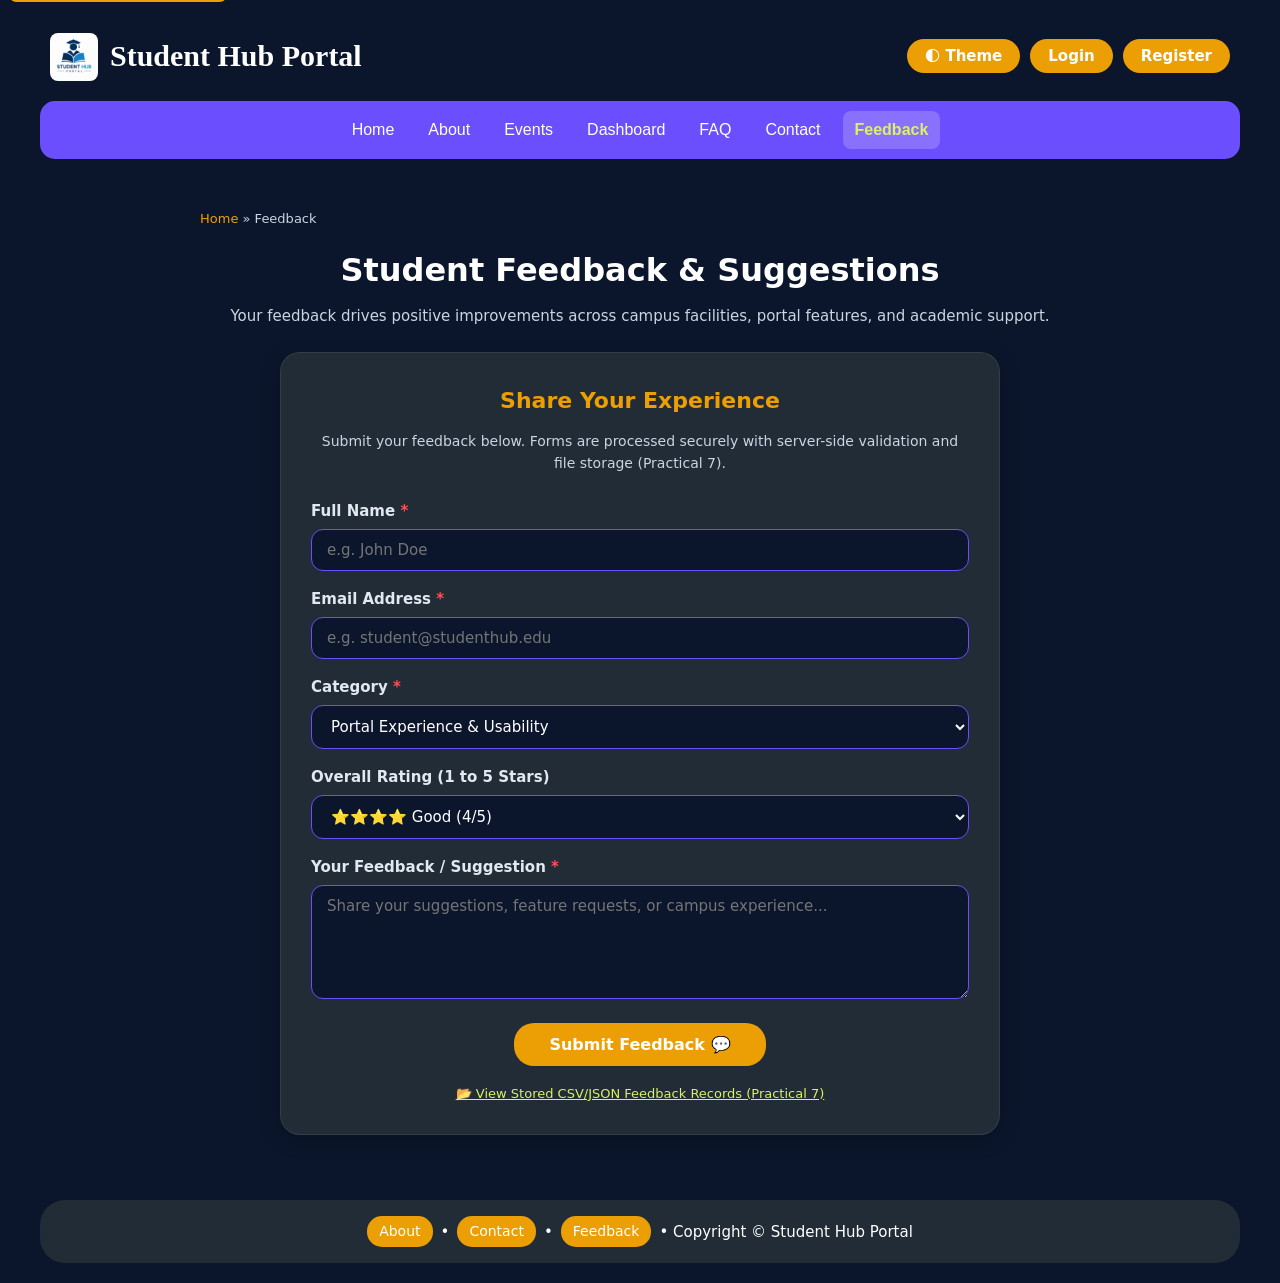
<file: final/feedback.html>
<!DOCTYPE html>
<html lang="en">

<head>
  <meta charset="UTF-8">
  <meta name="viewport" content="width=device-width, initial-scale=1.0">
  <meta name="description" content="Submit campus feedback, rating and suggestions on Student Hub Portal">
  <title>Student Hub Portal - Feedback (Practical 2 &amp; 7)</title>
  <link rel="stylesheet" href="style.css">
</head>

<body>
  <!-- Accessibility: Skip to Content -->
  <a href="#main-content" class="skip-link">Skip to main content</a>

  <header>
    <div class="header">
      <a href="index.html"><img src="logo.jpg" alt="Student Hub Portal Logo" class="logo"></a>
      <strong>Student Hub Portal</strong>
    </div>
    <div class="headerlinks">
      <button onclick="toggleTheme()" aria-label="Toggle Dark and Light theme">🌓 Theme</button>
      <button><a href="login.html">Login</a></button>
      <button><a href="register.html">Register</a></button>
    </div>
  </header>

  <div class="navlinks">
    <button class="hamburger" onclick="toggleMenu()" aria-label="Toggle Navigation Menu">☰ Menu</button>
    <nav id="nav-menu" align="center" aria-label="Main Navigation">
      <a href="index.html">Home</a>
      <a href="about.html">About</a>
      <a href="events.html">Events</a>
      <a href="dashboard.html">Dashboard</a>
      <a href="faq.html">FAQ</a>
      <a href="contact.html">Contact</a>
      <a href="feedback.html" style="background-color: rgba(255, 255, 255, 0.2); color: #DAF264; font-weight: bold;">Feedback</a>
    </nav>
  </div>

  <main id="main-content" style="max-width: 900px; width: 100%; margin: 20px auto; padding: 10px;">
    <!-- Accessibility Breadcrumb -->
    <nav aria-label="Breadcrumb" style="font-size: 13px; color: #CBD5E1; margin-bottom: 15px;">
      <a href="index.html" style="color: #EC9F05; text-decoration: none;">Home</a> &raquo;
      <span>Feedback</span>
    </nav>

    <h1 style="font-size: 32px; text-align: center; margin-bottom: 8px;">Student Feedback &amp; Suggestions</h1>
    <p style="text-align: center; color: #CBD5E1; margin-bottom: 24px; font-size: 15px;">
      Your feedback drives positive improvements across campus facilities, portal features, and academic support.
    </p>

    <div class="table1" style="padding: 30px; max-width: 720px; margin: 0 auto;">
      <h2 style="font-size: 22px; color: #EC9F05; margin-bottom: 12px; text-align: center;">Share Your Experience</h2>
      <p style="text-align: center; color: #CBD5E1; font-size: 14px; margin-bottom: 24px;">
        Submit your feedback below. Forms are processed securely with server-side validation and file storage (Practical 7).
      </p>

      <form action="process_contact.php" method="POST" id="feedbackForm">
        <!-- CSRF Token for Security -->
        <input type="hidden" name="csrf_token" value="sh_csrf_token_feedback_2026">

        <div class="form-group">
          <label for="fb-name">Full Name <span style="color: #FF5252;">*</span></label>
          <input type="text" id="fb-name" name="name" placeholder="e.g. John Doe" required>
        </div>

        <div class="form-group">
          <label for="fb-email">Email Address <span style="color: #FF5252;">*</span></label>
          <input type="email" id="fb-email" name="email" placeholder="e.g. student@studenthub.edu" required>
        </div>

        <div class="form-group">
          <label for="fb-category">Category <span style="color: #FF5252;">*</span></label>
          <select id="fb-category" name="category" required>
            <option value="Portal Experience">Portal Experience &amp; Usability</option>
            <option value="Campus Facilities">Campus Facilities &amp; Labs</option>
            <option value="Events & Workshops">Events, Workshops &amp; Hackathons</option>
            <option value="Academic Support">Academic Support &amp; Timetable</option>
            <option value="Other">Other Feedback</option>
          </select>
        </div>

        <div class="form-group">
          <label for="fb-rating">Overall Rating (1 to 5 Stars)</label>
          <select id="fb-rating" name="rating">
            <option value="5">⭐⭐⭐⭐⭐ Excellent (5/5)</option>
            <option value="4" selected>⭐⭐⭐⭐ Good (4/5)</option>
            <option value="3">⭐⭐⭐ Average (3/5)</option>
            <option value="2">⭐⭐ Below Average (2/5)</option>
            <option value="1">⭐ Needs Improvement (1/5)</option>
          </select>
        </div>

        <div class="form-group">
          <label for="fb-message">Your Feedback / Suggestion <span style="color: #FF5252;">*</span></label>
          <textarea id="fb-message" name="message" rows="5" placeholder="Share your suggestions, feature requests, or campus experience..." required></textarea>
        </div>

        <div style="text-align: center; margin-top: 24px;">
          <button type="submit" style="padding: 12px 35px; font-size: 16px; font-weight: bold;">Submit Feedback 💬</button>
        </div>

        <div style="margin-top: 18px; text-align: center; font-size: 13px; color: #CBD5E1;">
          <a href="view_records.php" style="color: #DAF264; text-decoration: underline;">📂 View Stored CSV/JSON Feedback Records (Practical 7)</a>
        </div>
      </form>
    </div>
  </main>

  <div class="footer">
    <footer align="center">
      <p>
        <a href="about.html">About</a> &bull;
        <a href="contact.html">Contact</a> &bull;
        <a href="feedback.html">Feedback</a> &bull;
        Copyright &copy; Student Hub Portal
      </p>
    </footer>
  </div>

  <script src="script.js"></script>
</body>

</html>
</file>
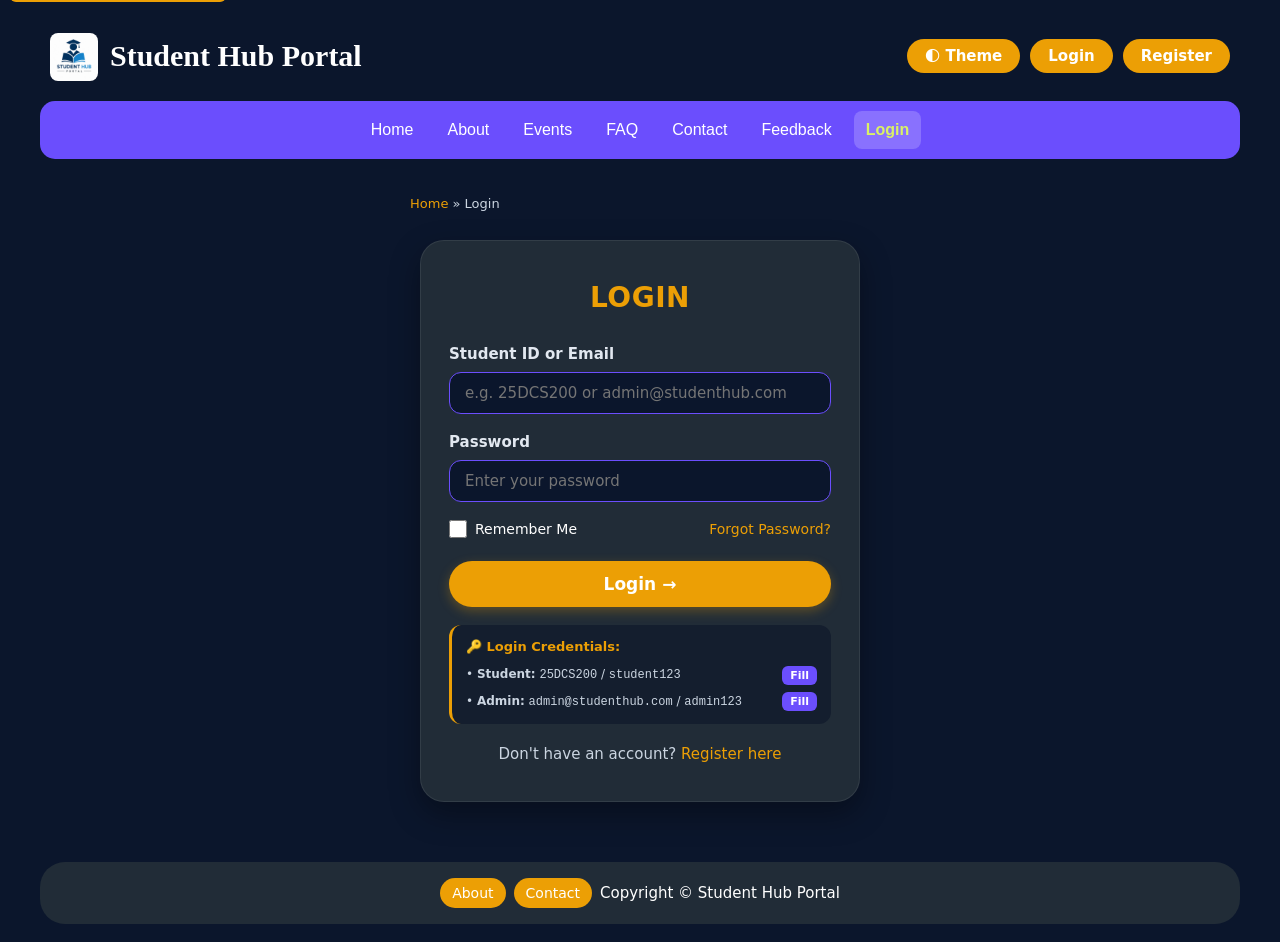
<file: final/login.html>
<!DOCTYPE html>
<html lang="en">

<head>
  <meta charset="UTF-8">
  <meta name="viewport" content="width=device-width, initial-scale=1.0">
  <title>Student Hub Portal - Login</title>
  <link rel="stylesheet" href="style.css">
</head>

<body>
  <!-- Accessibility Skip Link (Practical 2) -->
  <a href="#main-content" class="skip-link">Skip to main content</a>

  <header>
    <div class="header">
      <a href="index.html"><img src="logo.jpg" alt="Student Hub Portal Logo" class="logo"></a>
      <strong>Student Hub Portal</strong>
    </div>
    <div class="headerlinks">
      <button onclick="toggleTheme()" aria-label="Toggle Theme">🌓 Theme</button>
      <button><a href="login.html">Login</a></button>
      <button><a href="register.html">Register</a></button>
    </div>
  </header>

  <div class="navlinks">
    <button class="hamburger" onclick="toggleMenu()" aria-label="Toggle Menu">☰ Menu</button>
    <nav id="nav-menu" align="center">
      <a href="index.html">Home</a>
      <a href="about.html">About</a>
      <a href="events.html">Events</a>
      <a href="faq.html">FAQ</a>
      <a href="contact.html">Contact</a>
      <a href="feedback.html">Feedback</a>
      <a href="login.html" style="background-color: rgba(255, 255, 255, 0.2); color: #DAF264; font-weight: bold;">Login</a>
    </nav>
  </div>

  <main id="main-content">
    <!-- Breadcrumb -->
    <div style="max-width: 480px; margin: 15px auto 0 auto; padding: 0 10px;">
      <nav aria-label="Breadcrumb" style="font-size: 13px; color: #CBD5E1;">
        <a href="index.html" style="color: #EC9F05; text-decoration: none;">Home</a> &raquo;
        <span>Login</span>
      </nav>
    </div>

    <!-- Login Box -->
    <div class="auth-card">
      <h2>LOGIN</h2>

      <div id="login-error-msg" style="color: #FF5252; font-size: 13px; margin-bottom: 14px; text-align: center; display: none; background: rgba(255, 82, 82, 0.15); padding: 8px; border-radius: 8px;"></div>

      <form onsubmit="handlePortalLogin(event)">
        <div class="form-group">
          <label for="email">Student ID or Email</label>
          <input type="text" id="email" required placeholder="e.g. 25DCS200 or admin@studenthub.com">
        </div>

        <div class="form-group">
          <label for="password">Password</label>
          <input type="password" id="password" required placeholder="Enter your password">
        </div>

        <div class="form-options">
          <label for="remember">
            <input type="checkbox" id="remember"> Remember Me
          </label>
          <a href="#">Forgot Password?</a>
        </div>

        <button type="submit" class="auth-btn">Login &rarr;</button>

        <!-- Credentials Helper Box -->
        <div style="margin-top: 18px; padding: 12px 14px; background-color: #141E2E; border-radius: 12px; border-left: 3px solid #EC9F05; font-size: 12px; color: #CBD5E1; text-align: left;">
          <strong style="color: #EC9F05; font-size: 13px;">🔑 Login Credentials:</strong>
          
          <div style="display: flex; justify-content: space-between; align-items: center; margin-top: 8px;">
            <span>&bull; <strong>Student:</strong> <code>25DCS200</code> / <code>student123</code></span>
            <button type="button" onclick="fillCredentials('25DCS200', 'student123')" style="padding: 3px 8px; font-size: 11px; border-radius: 6px; background-color: #6B4EFD;">Fill</button>
          </div>

          <div style="display: flex; justify-content: space-between; align-items: center; margin-top: 6px;">
            <span>&bull; <strong>Admin:</strong> <code>admin@studenthub.com</code> / <code>admin123</code></span>
            <button type="button" onclick="fillCredentials('admin@studenthub.com', 'admin123')" style="padding: 3px 8px; font-size: 11px; border-radius: 6px; background-color: #6B4EFD;">Fill</button>
          </div>
        </div>

        <p class="auth-footer-text">
          Don't have an account? <a href="register.html">Register here</a>
        </p>
      </form>
    </div>
  </main>

  <div class="footer">
    <footer align="center">
      <p>
        <a href="about.html">About</a>
        <a href="contact.html">Contact</a>
        Copyright &copy; Student Hub Portal
      </p>
    </footer>
  </div>

  <script src="script.js"></script>
</body>

</html>
</file>
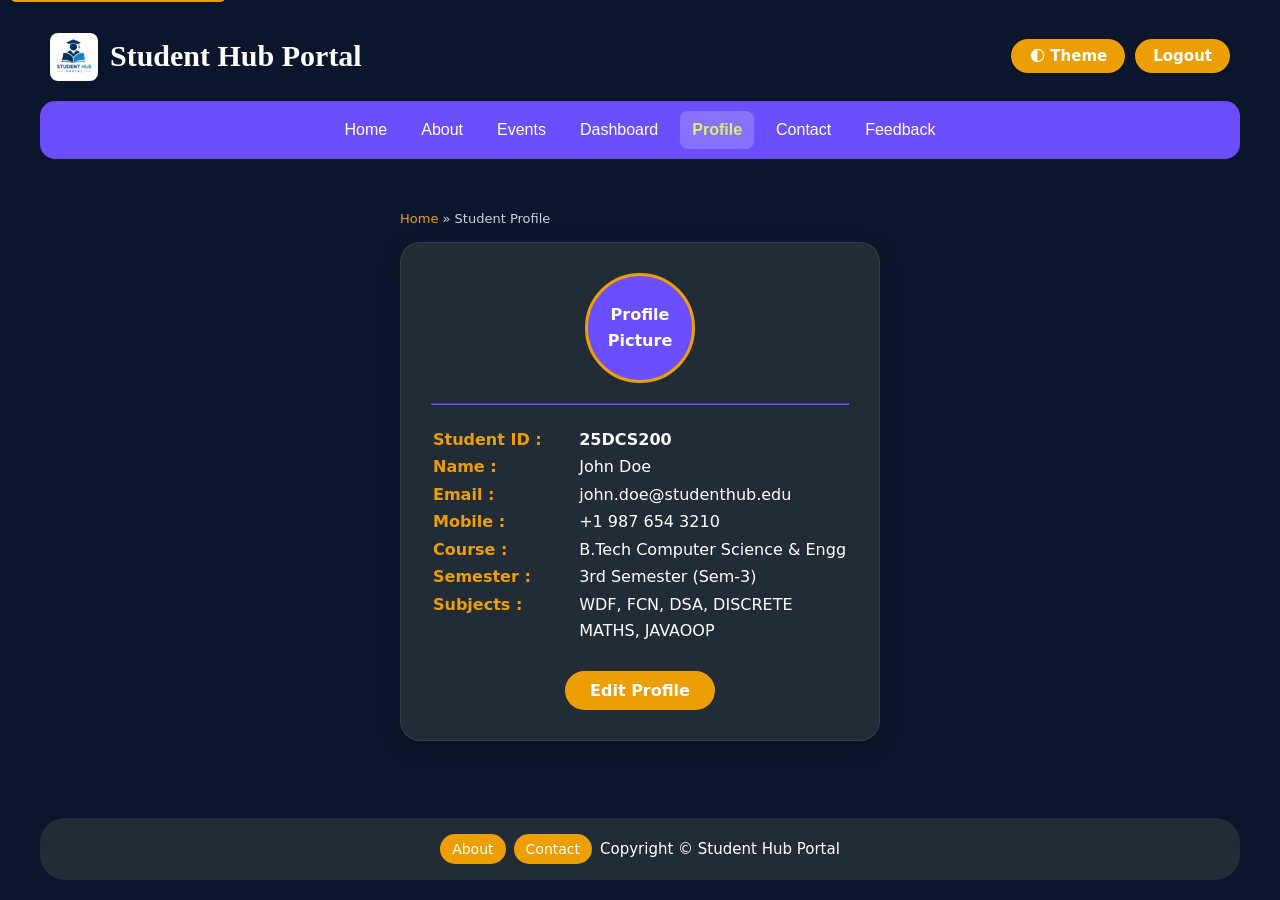
<file: final/profile.html>
<!DOCTYPE html>
<html lang="en">

<head>
  <meta charset="UTF-8">
  <meta name="viewport" content="width=device-width, initial-scale=1.0">
  <title>Student Hub Portal - Profile</title>
  <link rel="stylesheet" href="style.css">
</head>

<body>
  <!-- Accessibility Skip Link (Practical 2) -->
  <a href="#main-content" class="skip-link">Skip to main content</a>

  <header>
    <div class="header">
      <a href="index.html"><img src="logo.jpg" alt="Student Hub Portal Logo" class="logo"></a>
      <strong>Student Hub Portal</strong>
    </div>
    <div class="headerlinks">
      <button onclick="toggleTheme()" aria-label="Toggle Theme">🌓 Theme</button>
      <button><a href="login.html">Logout</a></button>
    </div>
  </header>

  <div class="navlinks">
    <button class="hamburger" onclick="toggleMenu()" aria-label="Toggle Menu">☰ Menu</button>
    <nav id="nav-menu" align="center">
      <a href="index.html">Home</a>
      <a href="about.html">About</a>
      <a href="events.html">Events</a>
      <a href="dashboard.html">Dashboard</a>
      <a href="profile.html" style="background-color: rgba(255, 255, 255, 0.2); color: #DAF264; font-weight: bold;">Profile</a>
      <a href="contact.html">Contact</a>
      <a href="feedback.html">Feedback</a>
    </nav>
  </div>

  <main id="main-content" align="center" style="max-width: 500px; margin: 20px auto; padding: 10px;">
    <!-- Breadcrumb -->
    <nav aria-label="Breadcrumb" style="font-size: 13px; color: #CBD5E1; margin-bottom: 12px; text-align: left;">
      <a href="index.html" style="color: #EC9F05; text-decoration: none;">Home</a> &raquo;
      <span>Student Profile</span>
    </nav>
    <div class="table1" style="padding: 30px;">
      <!-- Profile Picture Circle Box -->
      <div style="width: 110px; height: 110px; border-radius: 50%; background-color: #6B4EFD; color: white; display: flex; align-items: center; justify-content: center; margin: 0 auto; border: 3px solid #EC9F05; font-weight: bold; text-align: center;">
        Profile<br>Picture
      </div>

      <hr style="border-color: #6B4EFD; margin: 20px 0;">

      <table width="100%" cellpadding="8" style="text-align: left; font-size: 16px;">
        <tr>
          <td width="35%" style="color: #EC9F05;"><strong>Student ID :</strong></td>
          <td><strong>25DCS200</strong></td>
        </tr>
        <tr>
          <td style="color: #EC9F05;"><strong>Name :</strong></td>
          <td>John Doe</td>
        </tr>
        <tr>
          <td style="color: #EC9F05;"><strong>Email :</strong></td>
          <td>john.doe@studenthub.edu</td>
        </tr>
        <tr>
          <td style="color: #EC9F05;"><strong>Mobile :</strong></td>
          <td>+1 987 654 3210</td>
        </tr>
        <tr>
          <td style="color: #EC9F05;"><strong>Course :</strong></td>
          <td>B.Tech Computer Science &amp; Engg</td>
        </tr>
        <tr>
          <td style="color: #EC9F05;"><strong>Semester :</strong></td>
          <td>3rd Semester (Sem-3)</td>
        </tr>
        <tr>
          <td style="color: #EC9F05; vertical-align: top;"><strong>Subjects :</strong></td>
          <td>WDF, FCN, DSA, DISCRETE MATHS, JAVAOOP</td>
        </tr>
      </table>
      <br>
      <button style="padding: 10px 25px; font-size: 16px;">Edit Profile</button>
    </div>
  </main>

  <div class="footer">
    <footer align="center">
      <p>
        <a href="about.html">About</a>
        <a href="contact.html">Contact</a>
        Copyright &copy; Student Hub Portal
      </p>
    </footer>
  </div>

  <script src="script.js"></script>
</body>

</html>
</file>
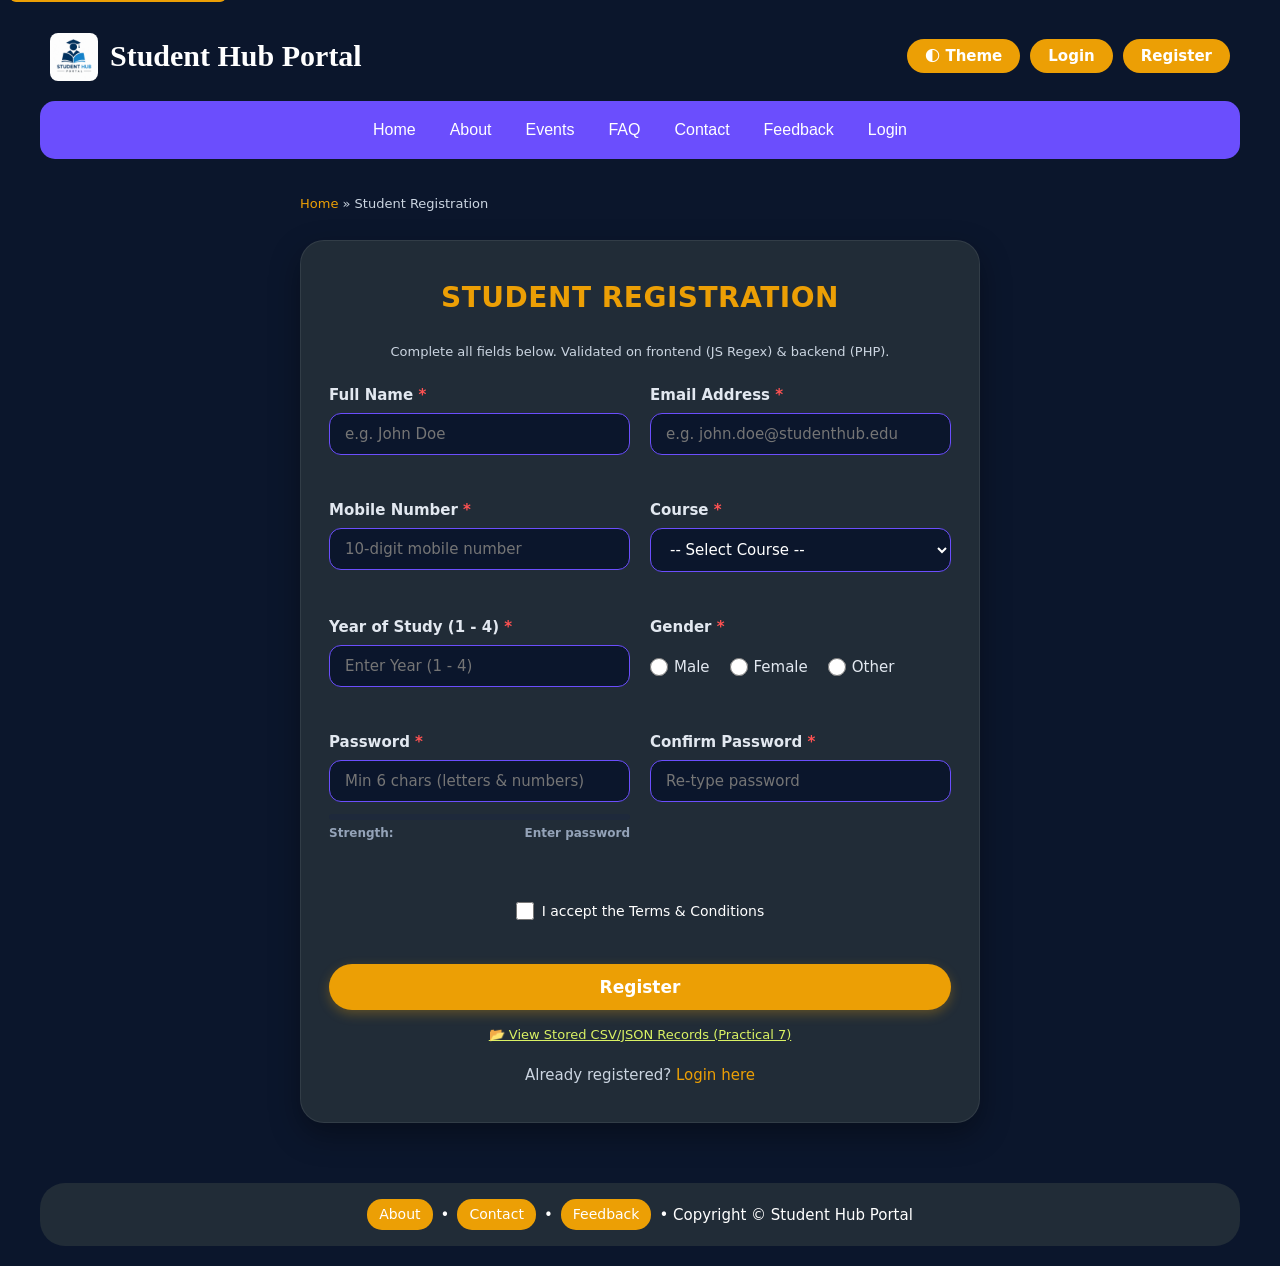
<file: final/register.html>
<!DOCTYPE html>
<html lang="en">

<head>
  <meta charset="UTF-8">
  <meta name="viewport" content="width=device-width, initial-scale=1.0">
  <meta name="description" content="Student Hub Portal - Student Registration Form with real-time validation and error handling">
  <title>Student Hub Portal - Student Registration</title>
  <link rel="stylesheet" href="style.css">
</head>

<body>
  <!-- Practical 2 Extension: Skip-to-content accessibility link -->
  <a href="#main-content" class="skip-link">Skip to main content</a>

  <header>
    <div class="header">
      <a href="index.html"><img src="logo.jpg" alt="Student Hub Portal Logo" class="logo"></a>
      <strong>Student Hub Portal</strong>
    </div>
    <div class="headerlinks">
      <button onclick="toggleTheme()" aria-label="Toggle Dark/Light theme">🌓 Theme</button>
      <button><a href="login.html">Login</a></button>
      <button><a href="register.html">Register</a></button>
    </div>
  </header>

  <div class="navlinks">
    <button class="hamburger" onclick="toggleMenu()" aria-label="Toggle Menu">☰ Menu</button>
    <nav id="nav-menu" align="center" aria-label="Main Navigation">
      <a href="index.html">Home</a>
      <a href="about.html">About</a>
      <a href="events.html">Events</a>
      <a href="faq.html">FAQ</a>
      <a href="contact.html">Contact</a>
      <a href="feedback.html">Feedback</a>
      <a href="login.html">Login</a>
    </nav>
  </div>

  <main id="main-content">
    <!-- Practical 2 Extension: Breadcrumb Navigation -->
    <div style="max-width: 700px; margin: 15px auto 0 auto; padding: 0 10px;">
      <nav aria-label="Breadcrumb" style="font-size: 13px; color: #CBD5E1;">
        <a href="index.html" style="color: #EC9F05; text-decoration: none;">Home</a> &raquo;
        <span>Student Registration</span>
      </nav>
    </div>

    <!-- Student Registration Box (Practicals 2, 5 & 7) -->
    <div class="auth-card register-card">
      <h2>STUDENT REGISTRATION</h2>
      <p style="text-align: center; color: #CBD5E1; font-size: 13px; margin-bottom: 20px;">
        Complete all fields below. Validated on frontend (JS Regex) &amp; backend (PHP).
      </p>

      <form id="registrationForm" action="process_register.php" method="POST" onsubmit="return validateRegistration(event)">
        <!-- CSRF Token for Security (Practical 7 Advanced) -->
        <input type="hidden" name="csrf_token" value="sh_csrf_token_register_2026">

        <div class="form-grid">
          <!-- 1. Full Name -->
          <div class="form-group">
            <label for="name">Full Name <span style="color: #FF5252;">*</span></label>
            <input type="text" id="name" name="name" placeholder="e.g. John Doe" required oninput="checkNameRealtime()">
            <small class="error-text" id="nameError"></small>
          </div>

          <!-- 2. Email -->
          <div class="form-group">
            <label for="email">Email Address <span style="color: #FF5252;">*</span></label>
            <input type="email" id="email" name="email" placeholder="e.g. john.doe@studenthub.edu" required oninput="checkEmailRealtime()">
            <small class="error-text" id="emailError"></small>
          </div>

          <!-- 3. Mobile Number -->
          <div class="form-group">
            <label for="mobile">Mobile Number <span style="color: #FF5252;">*</span></label>
            <input type="tel" id="mobile" name="mobile" placeholder="10-digit mobile number" required oninput="checkMobileRealtime()">
            <small class="error-text" id="mobileError"></small>
          </div>

          <!-- 4. Course -->
          <div class="form-group">
            <label for="course">Course <span style="color: #FF5252;">*</span></label>
            <select id="course" name="course" required onchange="checkCourseRealtime()">
              <option value="">-- Select Course --</option>
              <option value="B.Tech Computer Science">B.Tech Computer Science</option>
              <option value="B.Tech Information Technology">B.Tech Information Technology</option>
              <option value="BCA">BCA</option>
              <option value="MCA">MCA</option>
              <option value="B.Sc IT">B.Sc IT</option>
            </select>
            <small class="error-text" id="courseError"></small>
          </div>

          <!-- 5. Year -->
          <div class="form-group">
            <label for="year">Year of Study (1 - 4) <span style="color: #FF5252;">*</span></label>
            <input type="number" id="year" name="year" min="1" max="4" placeholder="Enter Year (1 - 4)" required oninput="checkYearRealtime()">
            <small class="error-text" id="yearError"></small>
          </div>

          <!-- 6. Gender -->
          <div class="form-group">
            <label>Gender <span style="color: #FF5252;">*</span></label>
            <div class="radio-group">
              <label for="male">
                <input type="radio" name="gender" id="male" value="Male" required onchange="checkGenderRealtime()"> Male
              </label>
              <label for="female">
                <input type="radio" name="gender" id="female" value="Female" onchange="checkGenderRealtime()"> Female
              </label>
              <label for="other">
                <input type="radio" name="gender" id="other" value="Other" onchange="checkGenderRealtime()"> Other
              </label>
            </div>
            <small class="error-text" id="genderError"></small>
          </div>

          <!-- 7. Password -->
          <div class="form-group">
            <label for="password">Password <span style="color: #FF5252;">*</span></label>
            <input type="password" id="password" name="password" placeholder="Min 6 chars (letters &amp; numbers)" required oninput="updatePasswordStrength()">
            
            <!-- Practical 5: Password Strength Meter -->
            <div class="password-meter-wrap">
              <div class="meter-track">
                <div id="passwordMeterBar" class="meter-fill"></div>
              </div>
              <div class="meter-label">
                <span>Strength:</span>
                <span id="passwordMeterText" style="color: #94A3B8;">Enter password</span>
              </div>
            </div>
            <small class="error-text" id="passwordError"></small>
          </div>

          <!-- 8. Confirm Password -->
          <div class="form-group">
            <label for="confirmPassword">Confirm Password <span style="color: #FF5252;">*</span></label>
            <input type="password" id="confirmPassword" name="confirmPassword" placeholder="Re-type password" required oninput="checkConfirmPasswordRealtime()">
            <small class="error-text" id="confirmPasswordError"></small>
          </div>
        </div>

        <!-- 9. Terms Acceptance -->
        <div class="form-options center-terms">
          <label for="terms">
            <input type="checkbox" id="terms" name="terms" required onchange="checkTermsRealtime()"> I accept the Terms &amp; Conditions
          </label>
          <small class="error-text" id="termsError"></small>
        </div>

        <button type="submit" class="auth-btn">Register</button>

        <div style="margin-top: 15px; text-align: center; font-size: 13px; color: #CBD5E1;">
          <a href="view_records.php" style="color: #DAF264; text-decoration: underline;">📂 View Stored CSV/JSON Records (Practical 7)</a>
        </div>

        <p class="auth-footer-text">
          Already registered? <a href="login.html">Login here</a>
        </p>
      </form>
    </div>
  </main>

  <div class="footer">
    <footer align="center">
      <p>
        <a href="about.html">About</a> &bull;
        <a href="contact.html">Contact</a> &bull;
        <a href="feedback.html">Feedback</a> &bull;
        Copyright &copy; Student Hub Portal
      </p>
    </footer>
  </div>

  <script src="script.js"></script>
</body>

</html>
</file>
<file: final/style.css>
/* ==========================================================================
   STUDENT HUB PORTAL - RESPONSIVE MOBILE-FIRST CSS (GRID & FLEXBOX)
   ========================================================================== */

/* --------------------------------------------------------------------------
   1. BASE & RESET STYLES
   -------------------------------------------------------------------------- */
* {
  box-sizing: border-box;
  margin: 0;
  padding: 0;
}

body {
  background-color: #0B162C;
  color: #FFFFFF;
  font-family: system-ui, -apple-system, BlinkMacSystemFont, 'Segoe UI', Roboto, sans-serif;
  line-height: 1.6;
  padding: 12px;
  min-height: 100vh;
  display: flex;
  flex-direction: column;
  transition: background-color 0.3s, color 0.3s;
}

main {
  flex: 1;
}

/* --------------------------------------------------------------------------
   2. LIGHT THEME STYLES (HIGH CONTRAST, CLEAN & SIMPLE)
   -------------------------------------------------------------------------- */
body.light-theme {
  background-color: #F1F5F9;
  color: #0F172A;
}

/* Light Theme Cards & Containers */
body.light-theme .box,
body.light-theme .boxes2,
body.light-theme .table1,
body.light-theme .footer,
body.light-theme .modal-box,
body.light-theme .slider-container,
body.light-theme .auth-card {
  background-color: #FFFFFF;
  color: #0F172A;
  border: 1px solid #E2E8F0;
  box-shadow: 0 4px 16px rgba(0, 0, 0, 0.06);
}

/* Light Theme Headings & Text */
body.light-theme h1,
body.light-theme h2,
body.light-theme h3,
body.light-theme h4,
body.light-theme strong {
  color: #0F172A;
}

/* Light Theme Subtitles, Paragraphs & Muted Text */
body.light-theme p,
body.light-theme [style*="color: #CBD5E1"],
body.light-theme [style*="color: #cbd5e1"] {
  color: #475569 !important;
}

/* Light Theme Accent Amber (Richer Amber for High Contrast on White) */
body.light-theme h2[style*="color: #EC9F05"],
body.light-theme h3[style*="color: #EC9F05"],
body.light-theme h4[style*="color: #EC9F05"],
body.light-theme strong[style*="color: #EC9F05"],
body.light-theme p[style*="color: #EC9F05"],
body.light-theme .stat-label {
  color: #B45309 !important;
}

/* Light Theme Stat Numbers */
body.light-theme .stat-num {
  color: #0F172A !important;
}

/* Light Theme Inner Course Cards & Note Boxes */
body.light-theme div[style*="background-color: #141E2E"],
body.light-theme div[style*="background-color: #141e2e"] {
  background-color: #F8FAFC !important;
  border-color: #CBD5E1 !important;
}

body.light-theme div[style*="background-color: #141E2E"] h4,
body.light-theme div[style*="background-color: #141E2E"] p {
  color: #0F172A !important;
}

body.light-theme div[style*="background-color: #141E2E"] p[style*="color: #EC9F05"] {
  color: #B45309 !important;
}

/* Light Theme Event Badges */
body.light-theme .event-badge {
  background-color: #F8FAFC;
  border-color: #6B4EFD;
  color: #B45309;
}

/* Light Theme Tables */
body.light-theme .dash-table td {
  border-bottom: 1px solid #E2E8F0;
  color: #1E293B;
}

body.light-theme .dash-table th {
  color: #B45309;
  border-bottom: 2px solid #6B4EFD;
}

/* Light Theme Status Pills */
body.light-theme .dash-tag.confirmed {
  background-color: #DCFCE7;
  color: #15803D;
}

body.light-theme .dash-tag.enrolled {
  background-color: #EDE9FE;
  color: #6D28D9;
}

body.light-theme .dash-tag.notice-tag {
  background-color: #FEF3C7;
  color: #B45309;
}

/* Light Theme FAQ */
body.light-theme .faq-item {
  border-bottom-color: #E2E8F0;
}

body.light-theme .faq-btn {
  color: #B45309;
}

body.light-theme .faq-btn:hover {
  color: #92400E;
}

body.light-theme .faq-answer,
body.light-theme .faq-answer p {
  color: #334155 !important;
}

/* Light Theme Inputs & Form Controls */
body.light-theme input[type="text"],
body.light-theme input[type="email"],
body.light-theme input[type="password"],
body.light-theme input[type="number"],
body.light-theme input[type="tel"],
body.light-theme select,
body.light-theme textarea {
  background-color: #FFFFFF !important;
  color: #0F172A !important;
  border: 1.5px solid #CBD5E1 !important;
}

body.light-theme input:focus,
body.light-theme select:focus,
body.light-theme textarea:focus {
  background-color: #FFFFFF !important;
  border-color: #6B4EFD !important;
  box-shadow: 0 0 0 3px rgba(107, 78, 253, 0.18) !important;
}

body.light-theme label {
  color: #0F172A !important;
}

/* Light Theme Header & Auth Text */
body.light-theme .header strong,
body.light-theme .auth-card h2,
body.light-theme .auth-footer-text {
  color: #0F172A;
}

body.light-theme .t1links a {
  color: #0F172A;
}

body.light-theme .t1links a:hover {
  color: #B45309;
}

body.light-theme a {
  color: #B45309;
}

body.light-theme a:hover {
  color: #92400E;
}

/* Base Universal Input & Form Styling */
input[type="text"],
input[type="email"],
input[type="password"],
input[type="number"],
input[type="tel"],
select,
textarea {
  width: 100%;
  background-color: #0B162C;
  color: #FFFFFF;
  border: 1.5px solid #6B4EFD;
  border-radius: 12px;
  padding: 11px 15px;
  font-size: 15px;
  font-family: inherit;
  outline: none;
  transition: border-color 0.2s, box-shadow 0.2s;
  box-sizing: border-box;
}

input:focus,
select:focus,
textarea:focus {
  border-color: #EC9F05;
  box-shadow: 0 0 0 3px rgba(236, 159, 5, 0.2);
}

a {
  color: #EC9F05;
  text-decoration: none;
  transition: 0.2s ease;
}

a:hover {
  color: #d88e04;
  text-decoration: underline;
}

/* Base Universal Button Styling (Never render unstyled browser buttons) */
button {
  font-family: inherit;
  background-color: #EC9F05;
  color: #FFFFFF;
  border: none;
  border-radius: 20px;
  font-size: 15px;
  font-weight: 600;
  padding: 9px 20px;
  cursor: pointer;
  transition: all 0.2s ease;
  display: inline-flex;
  align-items: center;
  justify-content: center;
  gap: 6px;
  outline: none;
}

button:hover {
  background-color: #d88e04;
  transform: translateY(-2px);
  box-shadow: 0 4px 12px rgba(236, 159, 5, 0.35);
}

button:active {
  transform: translateY(0);
}

button a {
  color: inherit;
  text-decoration: none;
}

button a:hover {
  text-decoration: none;
  color: inherit;
}

/* --------------------------------------------------------------------------
   2. LOGO & HEADER STYLES (FIXED SIZE ON ALL WEBSITES)
   -------------------------------------------------------------------------- */
.header img,
.logo,
header img {
  height: 48px !important;
  max-height: 48px !important;
  width: auto !important;
  max-width: 160px !important;
  object-fit: contain;
  vertical-align: middle;
  border-radius: 8px;
}

header {
  display: flex;
  flex-direction: column;
  align-items: center;
  justify-content: space-between;
  gap: 15px;
  padding: 10px 0;
}

.header {
  display: flex;
  align-items: center;
  gap: 12px;
  font-family: serif;
  font-size: 24px;
}

.header strong {
  color: #FFFFFF;
}

.headerlinks {
  display: flex;
  flex-wrap: wrap;
  gap: 10px;
  justify-content: center;
  align-items: center;
}

.headerlinks button,
.headerlinks a button {
  background-color: #EC9F05;
  color: white;
  border: none;
  border-radius: 20px;
  font-size: 15px;
  font-weight: 600;
  padding: 8px 18px;
  cursor: pointer;
  transition: background-color 0.2s, transform 0.1s, box-shadow 0.2s;
}

.headerlinks button:hover {
  background-color: #d88e04;
  transform: translateY(-1px);
  box-shadow: 0 4px 12px rgba(236, 159, 5, 0.3);
}

.headerlinks a {
  color: white;
  text-decoration: none;
}

/* --------------------------------------------------------------------------
   3. NOTIFICATION BANNER
   -------------------------------------------------------------------------- */
.notification-banner {
  background-color: #6B4EFD;
  color: white;
  padding: 10px 18px;
  border-radius: 12px;
  display: flex;
  justify-content: space-between;
  align-items: center;
  margin-bottom: 12px;
  font-size: 15px;
}

.banner-close {
  background: none;
  border: none;
  color: white;
  font-size: 20px;
  font-weight: bold;
  cursor: pointer;
  padding: 0 6px;
}

/* --------------------------------------------------------------------------
   4. NAVIGATION BAR & HAMBURGER (FLEXBOX)
   -------------------------------------------------------------------------- */
.hamburger {
  display: block;
  background-color: #6B4EFD;
  color: white;
  border: none;
  border-radius: 10px;
  font-size: 18px;
  font-weight: bold;
  padding: 8px 16px;
  cursor: pointer;
  margin: 0 auto;
}

.navlinks {
  background-color: #6B4EFD;
  border-radius: 15px;
  margin: 10px 0 20px 0;
  padding: 10px;
}

.navlinks nav {
  display: none;
  flex-direction: column;
  justify-content: center;
  align-items: center;
  gap: 10px;
}

.navlinks nav.show {
  display: flex;
}

.navlinks a {
  font-family: sans-serif;
  color: #FFFFFF;
  font-size: 16px;
  font-weight: 500;
  text-decoration: none;
  padding: 6px 12px;
  border-radius: 8px;
  transition: all 0.2s ease;
}

.navlinks a:hover {
  color: #DAF264;
  background-color: rgba(255, 255, 255, 0.15);
  text-decoration: none;
}

/* --------------------------------------------------------------------------
   5. PERFECT LOGIN & REGISTRATION BOXES + FORM VALIDATION
   -------------------------------------------------------------------------- */
.auth-card {
  background-color: #212C37;
  border: 1px solid rgba(255, 255, 255, 0.08);
  border-radius: 24px;
  padding: 35px 28px;
  max-width: 440px;
  width: 100%;
  margin: 25px auto;
  box-shadow: 0 12px 30px rgba(0, 0, 0, 0.35);
  box-sizing: border-box;
}

.auth-card.register-card {
  max-width: 680px;
}

.auth-card h2 {
  font-size: 28px;
  color: #EC9F05;
  text-align: center;
  margin-bottom: 22px;
  letter-spacing: 0.5px;
}

.form-group {
  display: flex;
  flex-direction: column;
  gap: 6px;
  margin-bottom: 16px;
  text-align: left;
}

.form-group label {
  font-size: 15px;
  font-weight: 600;
  color: #E2E8F0;
}

.form-group input,
.form-group select,
.form-group textarea {
  width: 100%;
  background-color: #0B162C;
  color: #FFFFFF;
  border: 1.5px solid #6B4EFD;
  border-radius: 12px;
  padding: 11px 15px;
  font-size: 15px;
  outline: none;
  transition: border-color 0.2s, box-shadow 0.2s;
  box-sizing: border-box;
}

.form-group input:focus,
.form-group select:focus,
.form-group textarea:focus {
  border-color: #EC9F05;
  box-shadow: 0 0 0 3px rgba(236, 159, 5, 0.2);
}

/* Error & Success States */
.error-text {
  color: #FF5252;
  font-size: 13px;
  margin-top: 3px;
  display: block;
  min-height: 18px;
}

.input-error {
  border-color: #FF5252 !important;
  box-shadow: 0 0 0 2px rgba(255, 82, 82, 0.25) !important;
}

.input-success {
  border-color: #10B981 !important;
}

/* 2-Column Grid for Registration Form */
.form-grid {
  display: grid;
  grid-template-columns: 1fr;
  gap: 0 20px;
}

.radio-group {
  display: flex;
  gap: 20px;
  align-items: center;
  padding: 10px 0 4px 0;
}

.radio-group label {
  display: flex;
  align-items: center;
  gap: 6px;
  cursor: pointer;
  font-weight: normal;
}

.radio-group input[type="radio"],
.form-options input[type="checkbox"] {
  width: 18px;
  height: 18px;
  accent-color: #EC9F05;
  cursor: pointer;
}

.form-options {
  display: flex;
  justify-content: space-between;
  align-items: center;
  margin-bottom: 20px;
  font-size: 14px;
}

.form-options.center-terms {
  flex-direction: column;
  align-items: center;
  justify-content: center;
  margin-top: 10px;
  text-align: center;
}

.form-options label {
  display: flex;
  align-items: center;
  gap: 8px;
  cursor: pointer;
}

.auth-btn {
  width: 100%;
  background-color: #EC9F05;
  color: white;
  border: none;
  border-radius: 30px;
  font-size: 17px;
  font-weight: bold;
  padding: 13px;
  cursor: pointer;
  transition: background-color 0.2s, transform 0.1s;
  box-shadow: 0 4px 12px rgba(236, 159, 5, 0.3);
}

.auth-btn:hover {
  background-color: #d88e04;
  transform: translateY(-2px);
}

.auth-footer-text {
  text-align: center;
  margin-top: 18px;
  font-size: 15px;
  color: #CBD5E1;
}

/* --------------------------------------------------------------------------
   6. HERO, CARDS & GRIDS (HOME & ABOUT)
   -------------------------------------------------------------------------- */
.main {
  background: linear-gradient(135deg, #6B4EFD 0%, #4427D6 60%, #2A1792 100%);
  border-radius: 20px;
  padding: 36px 24px;
  margin: 15px 0 25px 0;
  text-align: center;
  color: white;
  box-shadow: 0 10px 30px rgba(107, 78, 253, 0.35);
  position: relative;
  overflow: hidden;
}

.main h1 {
  font-size: 32px;
  font-weight: 800;
  margin-bottom: 8px;
  letter-spacing: -0.5px;
}

.main p {
  font-size: 17px;
  color: rgba(255, 255, 255, 0.9);
  max-width: 600px;
  margin: 0 auto;
}

/* Styled View Announcement Button */
.main button,
.btn-announcement {
  background-color: #EC9F05;
  color: #FFFFFF;
  border: 2px solid transparent;
  font-size: 15px;
  font-weight: 700;
  padding: 12px 28px;
  border-radius: 30px;
  cursor: pointer;
  box-shadow: 0 6px 18px rgba(0, 0, 0, 0.25);
  transition: all 0.25s ease;
  display: inline-flex;
  align-items: center;
  justify-content: center;
  gap: 8px;
  margin-top: 6px;
}

.main button:hover,
.btn-announcement:hover {
  background-color: #FFFFFF;
  color: #6B4EFD;
  transform: translateY(-3px) scale(1.03);
  box-shadow: 0 10px 25px rgba(255, 255, 255, 0.3);
}

.boxes-container {
  display: flex;
  flex-direction: column;
  gap: 15px;
  width: 100%;
}

.box,
.boxes2,
.table1 {
  background-color: #212C37;
  border-radius: 20px;
  border: 1px solid rgba(255, 255, 255, 0.08);
  padding: 24px;
  width: 100%;
  box-sizing: border-box;
  box-shadow: 0 6px 20px rgba(0, 0, 0, 0.2);
  transition: transform 0.2s ease, border-color 0.2s ease, background-color 0.25s ease, color 0.25s ease;
}

.box:hover,
.boxes2:hover,
.table1:hover {
  border-color: rgba(107, 78, 253, 0.4);
}

.box {
  min-height: 220px;
  text-align: center;
}

.boxes2 {
  min-height: 180px;
  text-align: center;
}

.box h3,
.boxes2 p:first-child {
  color: #EC9F05;
  margin-bottom: 12px;
}

.box ul {
  list-style-position: inside;
  text-align: left;
  display: inline-block;
}

.t1,
.t1links {
  font-size: 17px;
  margin-bottom: 8px;
}

.t1links a {
  color: #FFFFFF;
}

.t1links a:hover {
  color: #EC9F05;
}

/* --------------------------------------------------------------------------
   7. COLLAPSIBLE FAQ & MODAL & SLIDER
   -------------------------------------------------------------------------- */
.faq-item {
  border-bottom: 1px solid rgba(107, 78, 253, 0.4);
  padding: 10px 0;
}

.faq-btn {
  width: 100%;
  background: none;
  color: #EC9F05;
  font-size: 18px;
  font-weight: bold;
  border: none;
  padding: 10px 0;
  cursor: pointer;
  display: flex;
  justify-content: space-between;
  align-items: center;
  text-align: left;
  border-radius: 0;
  box-shadow: none;
}

.faq-btn:hover {
  background: none;
  color: #d88e04;
  transform: none;
  box-shadow: none;
}

.faq-answer {
  display: none;
  padding: 8px 0 12px 0;
  font-size: 16px;
  color: #CBD5E1;
}

.modal {
  display: none;
  position: fixed;
  top: 0;
  left: 0;
  width: 100%;
  height: 100%;
  background: rgba(0, 0, 0, 0.75);
  justify-content: center;
  align-items: center;
  z-index: 1000;
  padding: 15px;
  backdrop-filter: blur(4px);
}

.modal-box {
  background-color: #212C37;
  color: white;
  padding: 32px 28px;
  border-radius: 24px;
  max-width: 480px;
  width: 100%;
  text-align: center;
  position: relative;
  border: 1.5px solid #6B4EFD;
  box-shadow: 0 16px 40px rgba(0, 0, 0, 0.5);
}

.modal-close {
  position: absolute;
  top: 12px;
  right: 16px;
  background: none;
  color: #94A3B8;
  font-size: 26px;
  border: none;
  cursor: pointer;
  padding: 4px 8px;
  border-radius: 50%;
  box-shadow: none;
}

.modal-close:hover {
  background-color: rgba(255, 255, 255, 0.1);
  color: #FFFFFF;
  transform: none;
  box-shadow: none;
}

.modal-box button:not(.modal-close) {
  background-color: #EC9F05;
  color: #FFFFFF;
  border-radius: 25px;
  padding: 10px 28px;
  font-size: 15px;
  font-weight: 700;
  border: none;
  cursor: pointer;
  margin-top: 10px;
  box-shadow: 0 4px 14px rgba(236, 159, 5, 0.35);
  transition: all 0.2s ease;
}

.modal-box button:not(.modal-close):hover {
  background-color: #d88e04;
  transform: translateY(-2px);
  box-shadow: 0 6px 18px rgba(236, 159, 5, 0.45);
}

/* Modern Slider Container */
.slider-container {
  background-color: #212C37;
  border-radius: 22px;
  border: 1.5px solid rgba(107, 78, 253, 0.3);
  padding: 30px 24px;
  margin: 25px 0;
  text-align: center;
  box-shadow: 0 8px 24px rgba(0, 0, 0, 0.25);
  position: relative;
}

.slide {
  display: none;
  animation: fadeIn 0.4s ease-in-out;
}

@keyframes fadeIn {
  from { opacity: 0; transform: translateY(6px); }
  to { opacity: 1; transform: translateY(0); }
}

.slide h3 {
  color: #EC9F05;
  font-size: 24px;
  font-weight: 700;
  margin-bottom: 10px;
}

.slide p {
  font-size: 16px;
  color: #CBD5E1;
  max-width: 650px;
  margin: 0 auto;
  line-height: 1.5;
}

/* Prev and Next Slider Control Buttons */
.slider-controls {
  margin-top: 20px;
  display: flex;
  justify-content: center;
  align-items: center;
  gap: 14px;
}

.slider-controls button,
.slider-btn {
  background: #141E2E;
  color: #EC9F05;
  border: 1.5px solid #6B4EFD;
  border-radius: 25px;
  font-size: 14px;
  font-weight: 700;
  padding: 8px 22px;
  cursor: pointer;
  transition: all 0.2s ease;
  box-shadow: 0 4px 10px rgba(0, 0, 0, 0.25);
  display: inline-flex;
  align-items: center;
  gap: 6px;
}

.slider-controls button:hover,
.slider-btn:hover {
  background-color: #6B4EFD;
  color: #FFFFFF;
  border-color: #6B4EFD;
  transform: translateY(-2px);
  box-shadow: 0 6px 16px rgba(107, 78, 253, 0.4);
}

.slider-controls button:active,
.slider-btn:active {
  transform: translateY(0);
}

/* Light Theme Adjustments for Slider & Hero */
body.light-theme .main button,
body.light-theme .btn-announcement {
  background-color: #EC9F05;
  color: #FFFFFF;
}

body.light-theme .main button:hover,
body.light-theme .btn-announcement:hover {
  background-color: #FFFFFF;
  color: #6B4EFD;
}

body.light-theme .slider-container {
  background-color: #FFFFFF;
  border-color: #E2E8F0;
  box-shadow: 0 8px 20px rgba(0, 0, 0, 0.08);
}

body.light-theme .slide p {
  color: #475569;
}

body.light-theme .slider-controls button,
body.light-theme .slider-btn {
  background: #F8FAFC;
  color: #6B4EFD;
  border-color: #CBD5E1;
}

body.light-theme .slider-controls button:hover,
body.light-theme .slider-btn:hover {
  background-color: #6B4EFD;
  color: #FFFFFF;
  border-color: #6B4EFD;
}

body.light-theme .modal-box {
  background-color: #FFFFFF;
  color: #1A202C;
  border-color: #6B4EFD;
}

body.light-theme .modal-close {
  color: #64748B;
}

body.light-theme .modal-close:hover {
  background-color: #F1F5F9;
  color: #1A202C;
}

/* --------------------------------------------------------------------------
   8. FOOTER STYLES
   -------------------------------------------------------------------------- */
.footer {
  background-color: #212C37;
  border-radius: 25px;
  padding: 16px;
  margin-top: 35px;
  text-align: center;
}

.footer footer p {
  display: flex;
  flex-wrap: wrap;
  align-items: center;
  justify-content: center;
  gap: 8px;
  font-size: 15px;
}

.footer a {
  background-color: #EC9F05;
  color: white;
  border-radius: 15px;
  font-size: 14px;
  padding: 4px 12px;
  text-decoration: none;
}

/* --------------------------------------------------------------------------
   9. DESKTOP & TABLET RESPONSIVENESS
   -------------------------------------------------------------------------- */
@media (min-width: 768px) {
  body {
    padding: 20px 40px;
  }

  header {
    flex-direction: row;
    padding: 10px 10px;
  }

  .header {
    font-size: 30px;
  }

  .hamburger {
    display: none;
  }

  .navlinks nav {
    display: flex !important;
    flex-direction: row;
  }

  .main {
    max-width: 850px;
    margin: 20px auto;
    padding: 35px 20px;
  }

  .main h1 {
    font-size: 42px;
  }

  /* 2-Column Grid on Registration Form */
  .form-grid {
    grid-template-columns: 1fr 1fr;
  }

  /* Horizontal Grid for Boxes on Desktop */
  .boxes-container {
    flex-direction: row !important;
  }

  .box {
    width: 33.33% !important;
  }

  .boxes2 {
    width: 50% !important;
  }
}

/* ==========================================================================
   10. STUDENT DASHBOARD STYLES (BROAD, CLEAN & SIMPLE)
   ========================================================================== */
.dash-wrapper {
  max-width: 1280px;
  width: 100%;
  margin: 15px auto;
  padding: 10px;
  box-sizing: border-box;
}

.dash-main-flex {
  display: flex;
  flex-direction: column;
  gap: 20px;
  align-items: stretch;
}

@media (min-width: 850px) {
  .dash-main-flex {
    flex-direction: row;
  }
}

.dash-sidebar-col {
  width: 100%;
  max-width: 250px;
  flex-shrink: 0;
  box-sizing: border-box;
}

@media (max-width: 849px) {
  .dash-sidebar-col {
    max-width: 100%;
  }
}

.dash-content-col {
  flex: 1;
  min-width: 0;
  display: flex;
  flex-direction: column;
  gap: 20px;
}

.dash-stats-flex {
  display: flex;
  flex-direction: row;
  gap: 15px;
  width: 100%;
}

.dash-cards-flex {
  display: flex;
  flex-direction: column;
  gap: 20px;
  width: 100%;
}

@media (min-width: 768px) {
  .dash-cards-flex {
    flex-direction: row;
  }
}

.dash-sidebar-menu {
  display: flex;
  flex-direction: column;
  gap: 10px;
  margin-top: 10px;
}

.dash-nav-btn {
  display: block;
  width: 100%;
  background-color: #6B4EFD;
  color: #FFFFFF;
  padding: 10px 16px;
  border-radius: 12px;
  font-size: 15px;
  font-weight: 600;
  text-decoration: none;
  text-align: center;
  transition: all 0.2s ease;
  box-sizing: border-box;
}

.dash-nav-btn:hover {
  background-color: #EC9F05;
  color: #FFFFFF;
  text-decoration: none;
  transform: translateY(-2px);
}

.dash-nav-btn.active {
  background-color: #EC9F05;
  color: #FFFFFF;
}

.dash-nav-btn.logout-btn {
  background-color: transparent;
  border: 1.5px solid #FF5252;
  color: #FF5252;
  margin-top: 8px;
}

.dash-nav-btn.logout-btn:hover {
  background-color: #FF5252;
  color: #FFFFFF;
}

.stat-num {
  font-size: 36px;
  font-weight: bold;
  color: #FFFFFF;
  margin: 6px 0;
}

.stat-label {
  font-size: 16px;
  color: #EC9F05;
  font-weight: 600;
}

.dash-table {
  width: 100%;
  border-collapse: collapse;
  margin-top: 10px;
  text-align: left;
}

.dash-table th {
  color: #EC9F05;
  padding: 10px 8px;
  border-bottom: 1.5px solid #6B4EFD;
  font-size: 15px;
}

.dash-table td {
  padding: 12px 8px;
  border-bottom: 1px solid rgba(255, 255, 255, 0.08);
  font-size: 14px;
}

.dash-tag {
  display: inline-block;
  padding: 3px 10px;
  border-radius: 12px;
  font-size: 12px;
  font-weight: bold;
}

.dash-tag.confirmed {
  background-color: rgba(16, 185, 129, 0.2);
  color: #10B981;
}

.dash-tag.enrolled {
  background-color: rgba(107, 78, 253, 0.25);
  color: #9D88FD;
}

.dash-tag.notice-tag {
  background-color: rgba(236, 159, 5, 0.2);
  color: #EC9F05;
}

body.light-theme .dash-nav-btn {
  background-color: #6B4EFD;
  color: #FFFFFF;
}

body.light-theme .dash-nav-btn:hover {
  background-color: #B45309;
}

body.light-theme .dash-nav-btn.active {
  background-color: #B45309;
  color: #FFFFFF;
}

body.light-theme .stat-num {
  color: #0F172A;
}

body.light-theme .dash-table td {
  border-bottom: 1px solid #E2E8F0;
  color: #1E293B;
}

body.light-theme .dash-table th {
  border-bottom-color: #6B4EFD;
  color: #B45309;
}

/* ==========================================================================
   11. EVENTS PAGE STYLES (CLEAN & SIMPLE)
   ========================================================================== */
.events-search-box {
  display: flex;
  align-items: center;
  justify-content: center;
  gap: 12px;
  flex-wrap: wrap;
}

.events-search-box input {
  flex: 1;
  max-width: 480px;
  margin: 0;
}

.event-card-item {
  display: flex;
  align-items: center;
  justify-content: space-between;
  gap: 20px;
  padding: 20px 24px;
  margin-bottom: 16px;
  transition: transform 0.2s ease, border-color 0.2s ease;
  flex-wrap: wrap;
}

.event-card-item:hover {
  transform: translateY(-2px);
  border-color: #6B4EFD;
}

.event-badge {
  width: 85px;
  height: 70px;
  background-color: #0B162C;
  border: 2px solid #6B4EFD;
  border-radius: 12px;
  display: flex;
  align-items: center;
  justify-content: center;
  color: #EC9F05;
  font-weight: bold;
  font-size: 15px;
  flex-shrink: 0;
  letter-spacing: 0.5px;
}

body.light-theme .event-badge {
  background-color: #F8FAFC;
  border-color: #6B4EFD;
}

/* Event Filter, Search & Sort Toolbar */
.events-toolbar {
  display: flex;
  align-items: center;
  justify-content: space-between;
  gap: 15px;
  flex-wrap: wrap;
}

.events-toolbar .search-box-wrap {
  flex: 1.5;
  min-width: 260px;
  display: flex;
  align-items: center;
  gap: 10px;
}

.events-toolbar .controls-group {
  display: flex;
  align-items: center;
  gap: 10px;
  flex-wrap: wrap;
  flex: 1;
  justify-content: flex-end;
}

.events-toolbar select {
  width: auto;
  min-width: 140px;
  padding: 10px 14px;
}

/* Pagination Styles */
.pagination-container {
  display: flex;
  justify-content: center;
  align-items: center;
  gap: 8px;
  margin-top: 25px;
  flex-wrap: wrap;
}

.pagination-btn {
  background-color: #141E2E;
  color: #FFFFFF;
  border: 1.5px solid #6B4EFD;
  padding: 8px 16px;
  border-radius: 12px;
  font-size: 14px;
  font-weight: 600;
  cursor: pointer;
  transition: all 0.2s ease;
}

.pagination-btn:hover:not(:disabled) {
  background-color: #6B4EFD;
  color: #FFFFFF;
  transform: translateY(-2px);
}

.pagination-btn.active {
  background-color: #EC9F05;
  border-color: #EC9F05;
  color: #FFFFFF;
}

.pagination-btn:disabled {
  opacity: 0.35;
  cursor: not-allowed;
  transform: none;
}

body.light-theme .pagination-btn {
  background-color: #FFFFFF;
  color: #0F172A;
  border-color: #CBD5E1;
}

body.light-theme .pagination-btn:hover:not(:disabled) {
  background-color: #6B4EFD;
  color: #FFFFFF;
  border-color: #6B4EFD;
}

body.light-theme .pagination-btn.active {
  background-color: #B45309;
  border-color: #B45309;
  color: #FFFFFF;
}

/* --------------------------------------------------------------------------
   14. ACCESSIBILITY & SKIP LINK (PRACTICAL 2)
   -------------------------------------------------------------------------- */
.skip-link {
  position: absolute;
  top: -40px;
  left: 10px;
  background: #EC9F05;
  color: #000;
  padding: 8px 14px;
  font-weight: bold;
  text-decoration: none;
  border-radius: 6px;
  z-index: 10000;
  transition: top 0.2s ease;
}

.skip-link:focus {
  top: 10px;
}

/* --------------------------------------------------------------------------
   15. PASSWORD STRENGTH METER (PRACTICAL 5)
   -------------------------------------------------------------------------- */
.password-meter-wrap {
  margin-top: 6px;
  margin-bottom: 4px;
}

.meter-track {
  width: 100%;
  height: 6px;
  background-color: #1E293B;
  border-radius: 3px;
  overflow: hidden;
  margin-bottom: 4px;
}

.meter-fill {
  height: 100%;
  width: 0%;
  transition: width 0.3s ease, background-color 0.3s ease;
  border-radius: 3px;
}

.meter-label {
  font-size: 12px;
  font-weight: 600;
  color: #94A3B8;
  display: flex;
  justify-content: space-between;
}

.strength-weak { width: 33%; background-color: #EF4444; }
.strength-medium { width: 66%; background-color: #F59E0B; }
.strength-strong { width: 100%; background-color: #10B981; }

body.light-theme .meter-track {
  background-color: #E2E8F0;
}

/* --------------------------------------------------------------------------
   16. DATA TABLES & RECORD VIEWER (PRACTICAL 7 & 8)
   -------------------------------------------------------------------------- */
.data-table-container {
  overflow-x: auto;
  margin-top: 16px;
  border-radius: 12px;
  border: 1px solid rgba(107, 78, 253, 0.3);
}

.data-table {
  width: 100%;
  border-collapse: collapse;
  font-size: 14px;
  text-align: left;
}

.data-table th {
  background-color: #141E2E;
  color: #EC9F05;
  padding: 12px 14px;
  font-weight: 700;
  border-bottom: 2px solid #6B4EFD;
  white-space: nowrap;
}

.data-table td {
  padding: 11px 14px;
  border-bottom: 1px solid rgba(255, 255, 255, 0.08);
  color: #E2E8F0;
}

.data-table tr:hover td {
  background-color: rgba(107, 78, 253, 0.12);
}

body.light-theme .data-table th {
  background-color: #F8FAFC;
  color: #B45309;
  border-bottom-color: #CBD5E1;
}

body.light-theme .data-table td {
  border-bottom-color: #E2E8F0;
  color: #1E293B;
}

body.light-theme .data-table tr:hover td {
  background-color: #F1F5F9;
}

/* Badges */
.badge {
  display: inline-block;
  padding: 3px 9px;
  border-radius: 999px;
  font-size: 12px;
  font-weight: 600;
  text-align: center;
}

.badge-green { background: rgba(16, 185, 129, 0.2); color: #10B981; border: 1px solid #10B981; }
.badge-blue { background: rgba(59, 130, 246, 0.2); color: #3B82F6; border: 1px solid #3B82F6; }
.badge-amber { background: rgba(245, 158, 11, 0.2); color: #F59E0B; border: 1px solid #F59E0B; }
</file>
